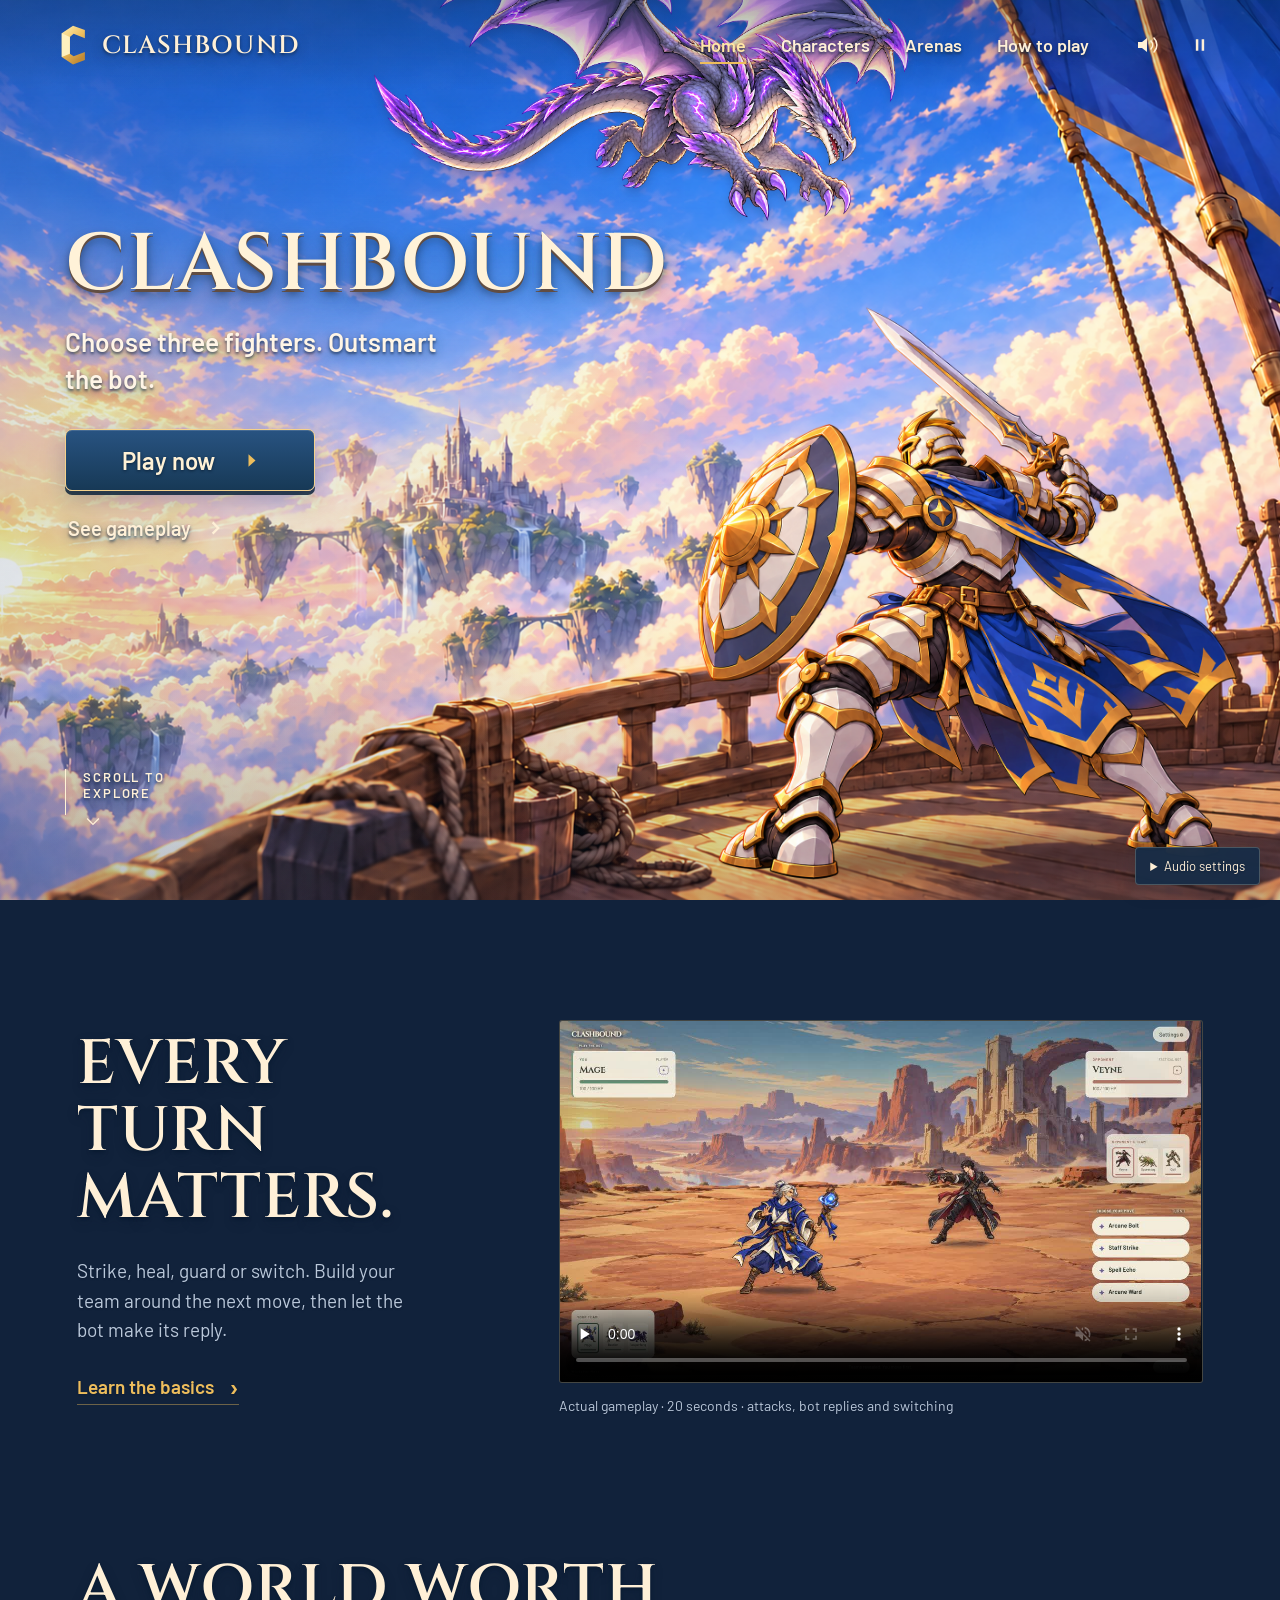
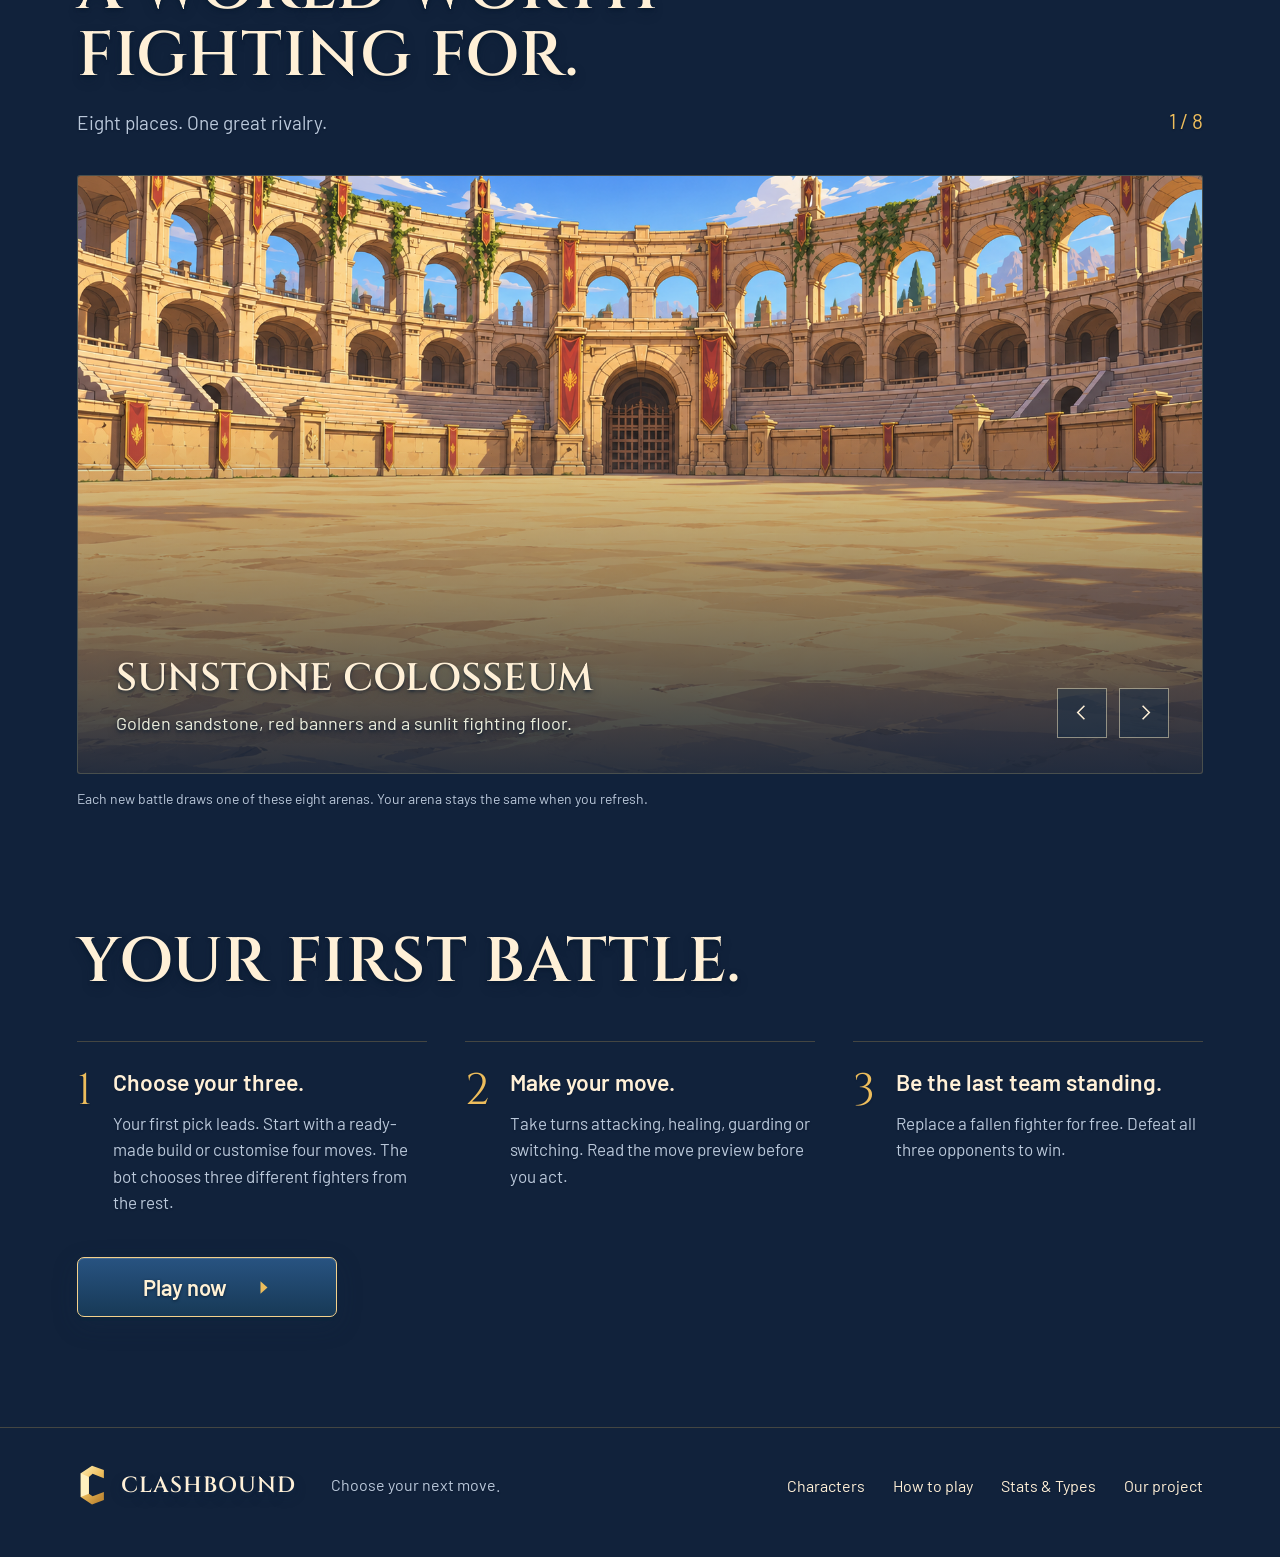
<file: frontend/index.html>
<!doctype html>
<html lang="en">
<head>
  <meta charset="utf-8">
  <meta name="viewport" content="width=device-width, initial-scale=1">
  <meta name="theme-color" content="#18365a">
  <meta name="description" content="Choose three fighters. Outsmart the bot. Clashbound is a turn-based fantasy battle game.">
  <title>Clashbound — Choose your next move</title>
  <link rel="preload" href="assets/homepage/fonts/Cinzel-Variable.ttf" as="font" type="font/ttf" crossorigin>
  <link rel="preload" href="assets/homepage/fonts/Barlow-Regular.ttf" as="font" type="font/ttf" crossorigin>
  <link rel="preload" href="assets/homepage/skyship/skyship.png" as="image">
  <link rel="stylesheet" href="homepage.css?v=presentation1">
  <script src="audio.js?v=presentation2" defer></script>
  <script src="homepage.js?v=presentation1" defer></script>
</head>
<body class="homepage">
  <a class="skip-link" href="#main">Skip to content</a>
  <header class="site-header">
    <a class="wordmark" href="index.html" aria-label="Clashbound home"><img class="brand-emblem" src="assets/homepage/clashbound-emblem.svg" width="34" height="48" alt=""><span class="brand-type">Clashbound</span></a>
    <nav class="desktop-nav" aria-label="Main navigation">
      <a href="#home" aria-current="page">Home</a>
      <a href="characters.html">Characters</a>
      <a href="#arenas">Arenas</a>
      <a href="#how-to-play">How to play</a>
    </nav>
    <div class="header-actions">
      <button class="sound-toggle icon-button" id="sound-toggle" type="button" aria-pressed="false" aria-label="Turn sound on" title="Toggle sound">
        <svg viewBox="0 0 24 24" aria-hidden="true"><path d="M3 9h4l5-4v14l-5-4H3z"/><path class="sound-waves" d="M16 8a6 6 0 0 1 0 8m3-11a10 10 0 0 1 0 14"/><path class="sound-slash" d="m16 9 6 6m0-6-6 6"/></svg><span class="visually-hidden">Sound off</span>
      </button>
      <button class="motion-toggle icon-button" id="motion-toggle" type="button" aria-pressed="false" aria-label="Pause scene animation" title="Pause animation"><svg viewBox="0 0 24 24" aria-hidden="true"><path class="pause-icon" d="M7 5h3v14H7zm7 0h3v14h-3z"/><path class="play-icon" d="m8 5 11 7-11 7z"/></svg></button>
      <button class="menu-toggle" id="menu-toggle" type="button" aria-label="Open navigation" aria-expanded="false" aria-controls="mobile-nav"><span></span><span></span></button>
    </div>
    <nav class="mobile-nav" id="mobile-nav" aria-label="Mobile navigation" hidden><a href="#home">Home</a><a href="characters.html">Characters</a><a href="#arenas">Arenas</a><a href="#how-to-play">How to play</a></nav>
  </header>
  <main id="main">
    <section class="hero" id="home" aria-labelledby="hero-title">
      <div class="hero-backdrop" aria-hidden="true"></div><div class="sky-drift scene-motion" aria-hidden="true"></div><div class="cloud-wisp cloud-one scene-motion" aria-hidden="true"></div><div class="cloud-wisp cloud-two scene-motion" aria-hidden="true"></div><div class="hero-shade" aria-hidden="true"></div>
      <div class="hero-dragon scene-motion"><img class="dragon-portrait" src="assets/homepage/skyship/vesperfang-sunlit-approach.png" width="1672" height="941" alt="Vesperfang flies toward Bastion, its lavender wings and scales catching the sunlight." fetchpriority="high"></div>
      <div class="hero-bastion" role="img" aria-label="Bastion stands on the skyship deck, shield ready and sword raised toward Vesperfang."><div class="bastion-ground"></div><div class="bastion-idle scene-motion"><img src="assets/homepage/skyship/bastion-ready.png" width="1225" height="1284" alt="" fetchpriority="high"><div class="blade-shine scene-motion"></div><i class="armour-glint glint-helmet scene-motion"></i><i class="armour-glint glint-shield scene-motion"></i><i class="armour-glint glint-hilt scene-motion"></i></div></div>
      <div class="hero-copy"><h1 id="hero-title">Clashbound</h1><p>Choose three fighters.<br class="mobile-break"> Outsmart the bot.</p><div class="hero-buttons"><a class="gold-button" href="battle.html" data-play><span>Play now</span><svg viewBox="0 0 20 24" aria-hidden="true"><path d="m5 3 10 9-10 9V3Z"/></svg></a><a class="gameplay-link" href="#gameplay">See gameplay <svg viewBox="0 0 16 16" aria-hidden="true"><path d="m5 3 5 5-5 5"/></svg></a></div></div>
      <a class="discover" href="#gameplay"><span class="discover-line"></span><span>Scroll to explore</span><svg viewBox="0 0 24 24" aria-hidden="true"><path d="m5 9 7 7 7-7"/></svg></a>
    </section>
    <section class="gameplay-section section-wrap" id="gameplay" aria-labelledby="gameplay-title">
      <div class="gameplay-copy"><h2 id="gameplay-title">Every turn<br>matters.</h2><p>Strike, heal, guard or switch. Build your team around the next move, then let the bot make its reply.</p><a class="text-link" href="#how-to-play">Learn the basics <span aria-hidden="true">›</span></a></div>
      <div class="gameplay-preview">
        <video class="gameplay-video" id="gameplay-video" controls playsinline muted preload="none" poster="assets/homepage/video/gameplay-poster.jpg?v=layout1" aria-label="Actual Clashbound gameplay recording" aria-describedby="gameplay-description">
          <source src="assets/homepage/video/clashbound-gameplay.mp4?v=layout1" type="video/mp4">
          Your browser cannot play this video. <a href="assets/homepage/video/clashbound-gameplay.mp4?v=layout1">Download the gameplay recording</a>.
        </video>
        <p class="demo-meta" id="gameplay-description">Actual gameplay · 20 seconds · attacks, bot replies and switching</p>
      </div>
    </section>
    <section class="arenas-section section-wrap" id="arenas" aria-labelledby="arenas-title"><div class="section-heading"><div><h2 id="arenas-title">A world worth<br>fighting for.</h2><p>Eight places. One great rivalry.</p></div><span class="arena-count" id="arena-count" aria-live="polite">1 / 8</span></div><div class="arena-view"><img id="arena-image" src="assets/homepage/arenas/01-colosseum.png" alt="Sunstone Colosseum, a sandstone arena with an open sandy floor" loading="lazy"><div class="arena-description"><h3 id="arena-name">Sunstone Colosseum</h3><p id="arena-description">Golden sandstone, red banners and a sunlit fighting floor.</p></div><div class="arena-controls"><button id="arena-prev" type="button" aria-label="Previous arena"><svg viewBox="0 0 24 24" aria-hidden="true"><path d="m14 5-7 7 7 7"/></svg></button><button id="arena-next" type="button" aria-label="Next arena"><svg viewBox="0 0 24 24" aria-hidden="true"><path d="m10 5 7 7-7 7"/></svg></button></div></div><p class="gallery-note">Each new battle draws one of these eight arenas. Your arena stays the same when you refresh.</p></section>
    <section class="how-section section-wrap" id="how-to-play" aria-labelledby="how-title"><h2 id="how-title">Your first battle.</h2><ol class="how-steps"><li><span class="step-number" aria-hidden="true">1</span><div><h3>Choose your three.</h3><p>Your first pick leads. Start with a ready-made build or customise four moves. The bot chooses three different fighters from the rest.</p></div></li><li><span class="step-number" aria-hidden="true">2</span><div><h3>Make your move.</h3><p>Take turns attacking, healing, guarding or switching. Read the move preview before you act.</p></div></li><li><span class="step-number" aria-hidden="true">3</span><div><h3>Be the last team standing.</h3><p>Replace a fallen fighter for free. Defeat all three opponents to win.</p></div></li></ol><a class="gold-button" href="battle.html" data-play><span>Play now</span><svg viewBox="0 0 20 24" aria-hidden="true"><path d="m5 3 10 9-10 9V3Z"/></svg></a></section>
  </main>
  <footer class="site-footer section-wrap"><a class="wordmark" href="#home"><img class="brand-emblem" src="assets/homepage/clashbound-emblem.svg" width="28" height="40" alt=""><span class="brand-type">Clashbound</span></a><p>Choose your next move.</p><div><a href="characters.html">Characters</a><a href="#how-to-play">How to play</a><a href="guide.html">Stats &amp; Types</a><a href="https://github.com/Zain-ux-lab/Clashbound" target="_blank" rel="noopener noreferrer">Our project</a></div></footer>
  <details class="audio-panel"><summary>Audio settings</summary><div><label for="music-volume">Music <output id="music-value">25%</output></label><input id="music-volume" type="range" min="0" max="100" value="25"><label for="effects-volume">Click sounds <output id="effects-value">40%</output></label><input id="effects-volume" type="range" min="0" max="100" value="40"><p id="audio-status" role="status">Music is enabled. If playback is blocked, click or tap to start.</p></div><p class="music-credit"><a href="https://incompetech.com/music/royalty-free/index.html?Search=Search&amp;isrc=USUAN1100848" target="_blank" rel="noopener noreferrer">Heroic Age</a> by Kevin MacLeod · <a href="https://creativecommons.org/licenses/by/4.0/" target="_blank" rel="noopener noreferrer">CC BY 4.0</a></p></details>
  <audio id="theme-music" src="assets/homepage/audio/heroic-age.mp3" loop preload="none"></audio>
</body>
</html>
</file>
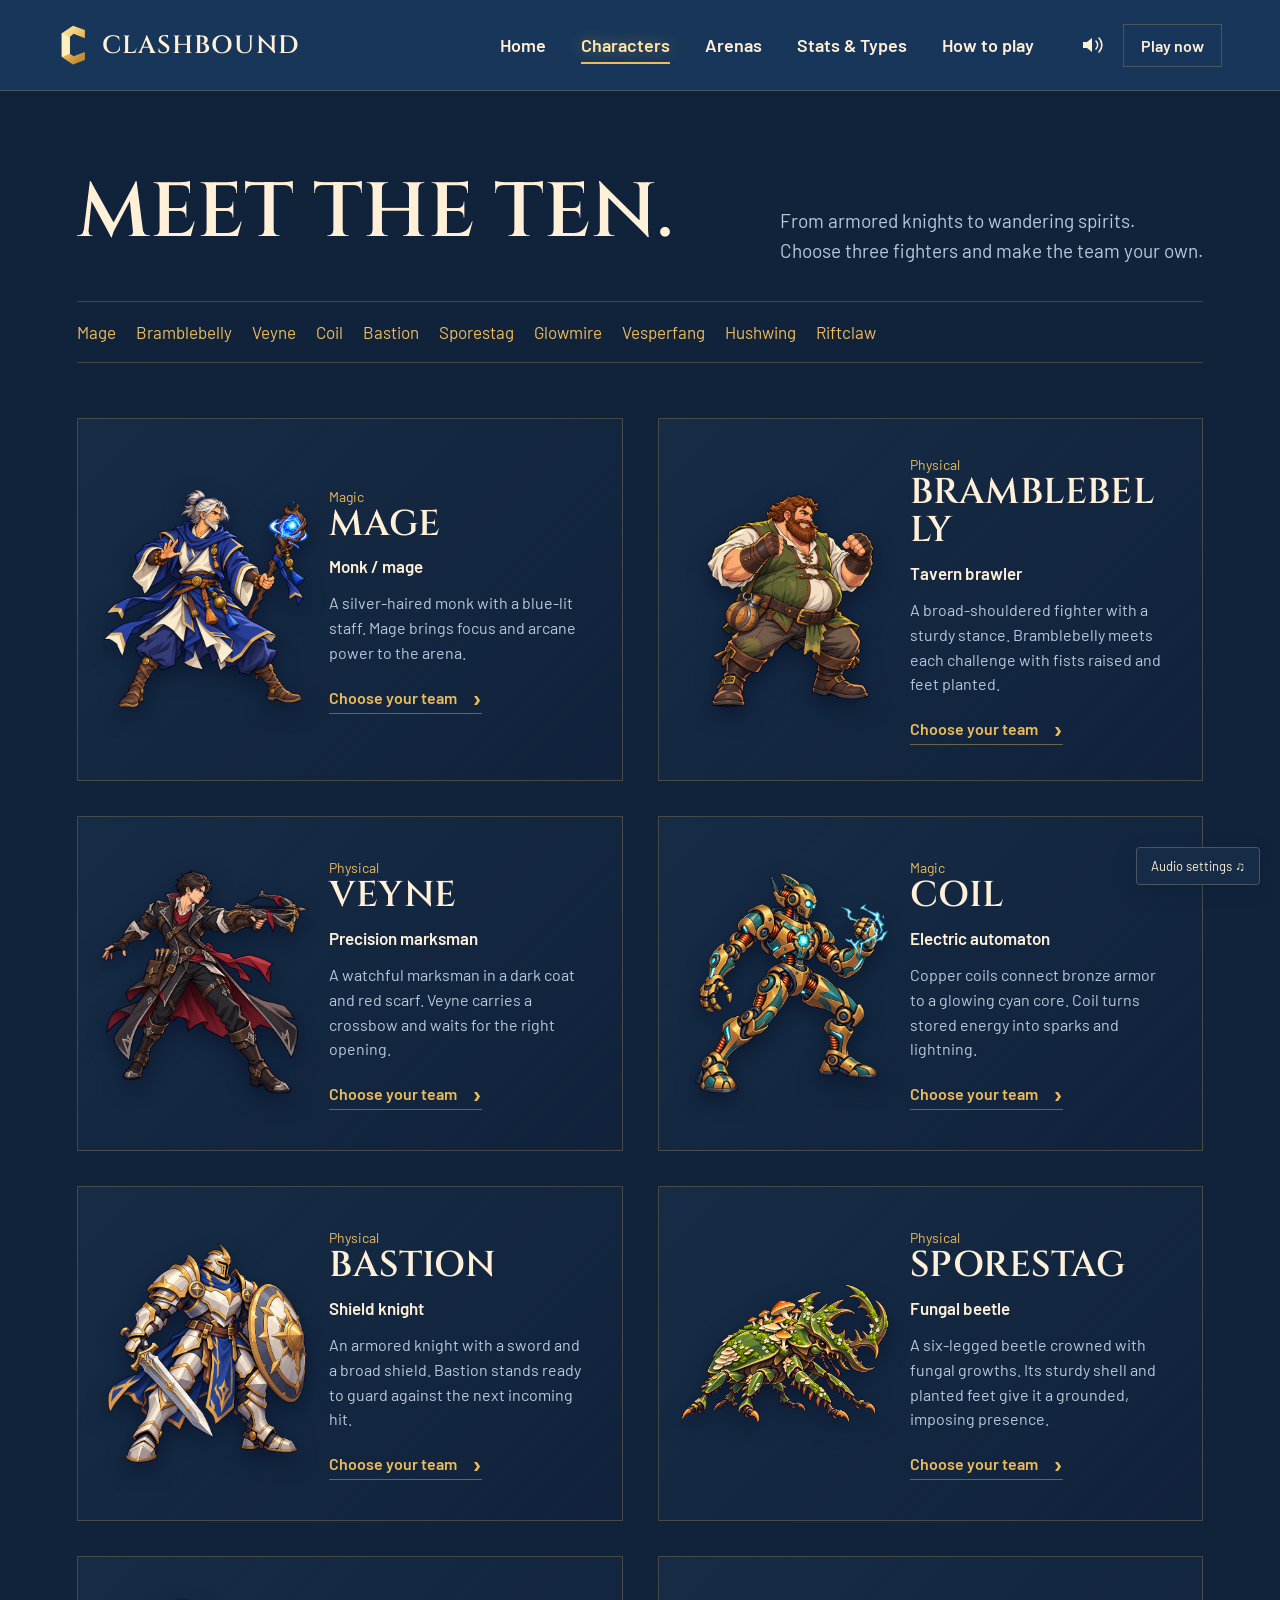
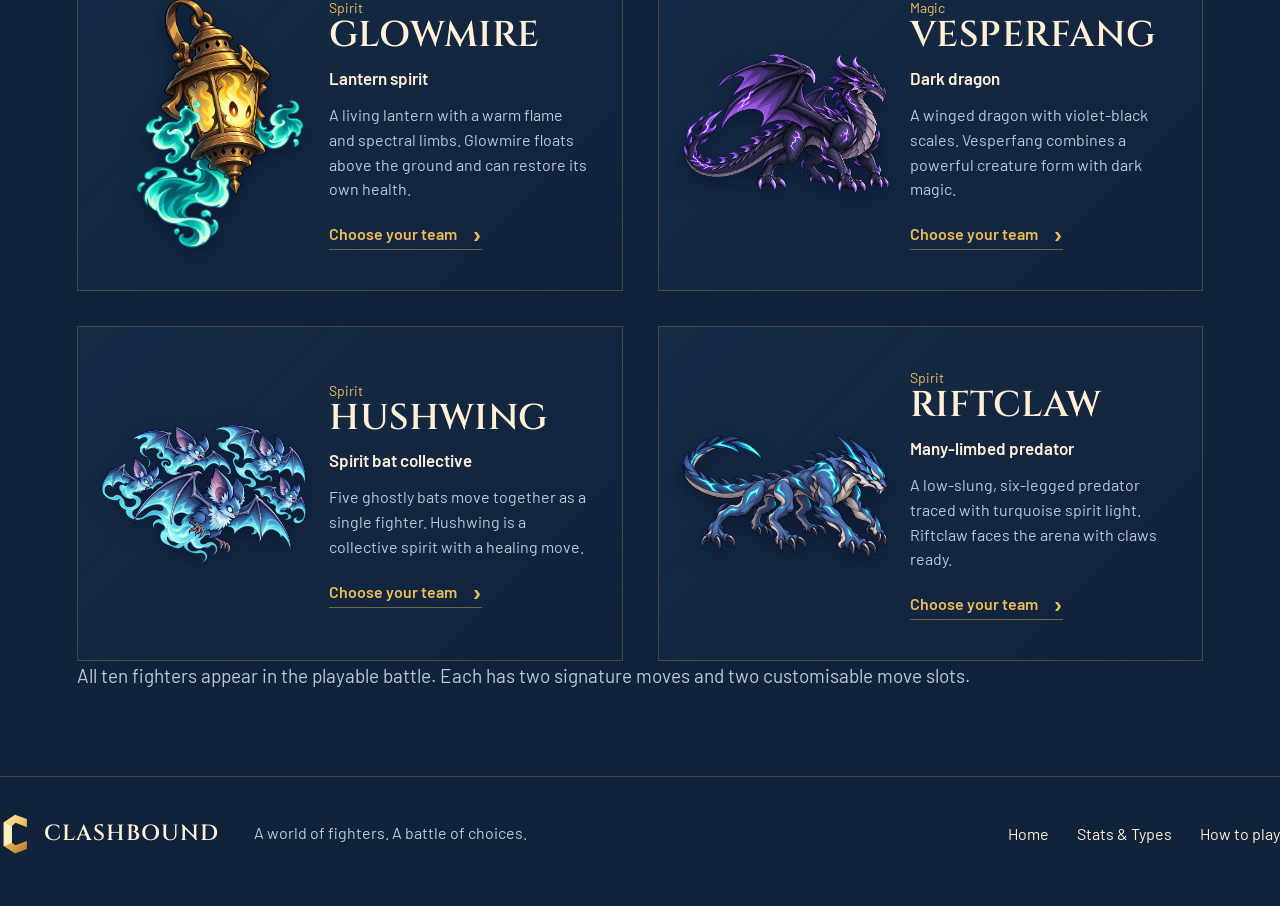
<file: frontend/characters.html>
<!doctype html>
<html lang="en">
  <head>
    <meta charset="utf-8">
    <meta name="viewport" content="width=device-width, initial-scale=1">
    <meta name="theme-color" content="#18365a">
    <title>
      Clashbound · Meet the fighters
    </title>
    <link rel="preload" href="assets/homepage/fonts/Barlow-Regular.ttf" as="font" type="font/ttf" crossorigin>
    <link rel="preload" href="assets/homepage/fonts/Cinzel-Variable.ttf" as="font" type="font/ttf" crossorigin>
    <link rel="stylesheet" href="homepage.css?v=presentation1">
    <script src="audio.js?v=presentation2" defer>
    </script>
    <script src="homepage.js?v=presentation1" defer>
    </script>
  </head>
  <body class="characters-page">
    <a class="skip-link" href="#main">
      Skip to content
    </a>
    <header class="site-header">
      <a class="wordmark" href="index.html"><img class="brand-emblem" src="assets/homepage/clashbound-emblem.svg" width="38" height="42" alt=""><span class="brand-type">Clashbound</span></a>
      <nav class="desktop-nav" aria-label="Main navigation">
        <a href="index.html">
          Home
        </a>
        <a href="characters.html" aria-current="page">
          Characters
        </a>
        <a href="index.html#arenas">
          Arenas
        </a>
        <a href="guide.html">Stats &amp; Types</a><a href="index.html#how-to-play">
          How to play
        </a>
      </nav>
      <div class="header-actions">
        <button class="sound-toggle" id="sound-toggle" type="button" aria-pressed="false">
          <svg viewBox="0 0 24 24" aria-hidden="true">
            <path d="M3 9h4l5-4v14l-5-4H3z"/>
            <path class="sound-waves" d="M16 8a6 6 0 0 1 0 8m3-11a10 10 0 0 1 0 14"/>
            <path class="sound-slash" d="m16 9 6 6m0-6-6 6"/>
          </svg>
          <span>
            Sound off
          </span>
        </button>
        <a class="button button-small button-outline" href="battle.html" data-play>
          Play now
        </a>
        <button class="menu-toggle" id="menu-toggle" type="button" aria-label="Open navigation" aria-expanded="false" aria-controls="mobile-nav">
          <span>
          </span>
          <span>
          </span>
        </button>
      </div>
      <nav class="mobile-nav" id="mobile-nav" aria-label="Mobile navigation" hidden>
        <a href="index.html">
          Home
        </a>
        <a href="characters.html">
          Characters
        </a>
        <a href="index.html#arenas">
          Arenas
        </a>
        <a href="guide.html">Stats &amp; Types</a><a href="index.html#how-to-play">
          How to play
        </a>
      </nav>
    </header>
    <main id="main" class="section-wrap character-catalog">
      <div class="catalog-title">
        <h1>
          Meet the ten.
        </h1>
        <p>
          From armored knights to wandering spirits.
          <br>
          Choose three fighters and make the team your own.
        </p>
      </div>
      <nav class="character-index" aria-label="Jump to a character">
        <a href="#mage">
          Mage
        </a>
        <a href="#bramblebelly">
          Bramblebelly
        </a>
        <a href="#veyne">
          Veyne
        </a>
        <a href="#coil">
          Coil
        </a>
        <a href="#bastion">
          Bastion
        </a>
        <a href="#sporestag">
          Sporestag
        </a>
        <a href="#glowmire">
          Glowmire
        </a>
        <a href="#vesperfang">
          Vesperfang
        </a>
        <a href="#hushwing">
          Hushwing
        </a>
        <a href="#riftclaw">
          Riftclaw
        </a>
      </nav>
      <div class="catalog-grid">
        <article class="catalog-character" id="mage" aria-labelledby="name-mage">
          <div class="catalog-art">
            <img src="assets/homepage/characters/mage.png" alt="Mage — Monk / mage" loading="lazy">
          </div>
          <div class="catalog-copy">
            <span class="character-category">
              Magic
            </span>
            <h2 id="name-mage">
              Mage
            </h2>
            <p class="character-archetype">
              Monk / mage
            </p>
            <p>
              A silver-haired monk with a blue-lit staff. Mage brings focus and arcane power to the arena.
            </p>
            <a class="text-link" href="battle.html" data-play>
              Choose your team
              <span aria-hidden="true">
                ›
              </span>
            </a>
          </div>
        </article>
        <article class="catalog-character" id="bramblebelly" aria-labelledby="name-bramblebelly">
          <div class="catalog-art">
            <img src="assets/homepage/characters/bramblebelly.png" alt="Bramblebelly — Tavern brawler" loading="lazy">
          </div>
          <div class="catalog-copy">
            <span class="character-category">
              Physical
            </span>
            <h2 id="name-bramblebelly">
              Bramblebelly
            </h2>
            <p class="character-archetype">
              Tavern brawler
            </p>
            <p>
              A broad-shouldered fighter with a sturdy stance. Bramblebelly meets each challenge with fists raised and feet planted.
            </p>
            <a class="text-link" href="battle.html" data-play>
              Choose your team
              <span aria-hidden="true">
                ›
              </span>
            </a>
          </div>
        </article>
        <article class="catalog-character" id="veyne" aria-labelledby="name-veyne">
          <div class="catalog-art">
            <img src="assets/homepage/characters/veyne.png" alt="Veyne — Precision marksman" loading="lazy">
          </div>
          <div class="catalog-copy">
            <span class="character-category">
              Physical
            </span>
            <h2 id="name-veyne">
              Veyne
            </h2>
            <p class="character-archetype">
              Precision marksman
            </p>
            <p>
              A watchful marksman in a dark coat and red scarf. Veyne carries a crossbow and waits for the right opening.
            </p>
            <a class="text-link" href="battle.html" data-play>
              Choose your team
              <span aria-hidden="true">
                ›
              </span>
            </a>
          </div>
        </article>
        <article class="catalog-character" id="coil" aria-labelledby="name-coil">
          <div class="catalog-art">
            <img src="assets/homepage/characters/coil.png" alt="Coil — Electric automaton" loading="lazy">
          </div>
          <div class="catalog-copy">
            <span class="character-category">
              Magic
            </span>
            <h2 id="name-coil">
              Coil
            </h2>
            <p class="character-archetype">
              Electric automaton
            </p>
            <p>
              Copper coils connect bronze armor to a glowing cyan core. Coil turns stored energy into sparks and lightning.
            </p>
            <a class="text-link" href="battle.html" data-play>
              Choose your team
              <span aria-hidden="true">
                ›
              </span>
            </a>
          </div>
        </article>
        <article class="catalog-character" id="bastion" aria-labelledby="name-bastion">
          <div class="catalog-art">
            <img src="assets/homepage/characters/bastion.png" alt="Bastion — Shield knight" loading="lazy">
          </div>
          <div class="catalog-copy">
            <span class="character-category">
              Physical
            </span>
            <h2 id="name-bastion">
              Bastion
            </h2>
            <p class="character-archetype">
              Shield knight
            </p>
            <p>
              An armored knight with a sword and a broad shield. Bastion stands ready to guard against the next incoming hit.
            </p>
            <a class="text-link" href="battle.html" data-play>
              Choose your team
              <span aria-hidden="true">
                ›
              </span>
            </a>
          </div>
        </article>
        <article class="catalog-character" id="sporestag" aria-labelledby="name-sporestag">
          <div class="catalog-art">
            <img src="assets/homepage/characters/sporestag.png" alt="Sporestag — Fungal beetle" loading="lazy">
          </div>
          <div class="catalog-copy">
            <span class="character-category">
              Physical
            </span>
            <h2 id="name-sporestag">
              Sporestag
            </h2>
            <p class="character-archetype">
              Fungal beetle
            </p>
            <p>
              A six-legged beetle crowned with fungal growths. Its sturdy shell and planted feet give it a grounded, imposing presence.
            </p>
            <a class="text-link" href="battle.html" data-play>
              Choose your team
              <span aria-hidden="true">
                ›
              </span>
            </a>
          </div>
        </article>
        <article class="catalog-character" id="glowmire" aria-labelledby="name-glowmire">
          <div class="catalog-art">
            <img src="assets/homepage/characters/glowmire.png" alt="Glowmire — Lantern spirit" loading="lazy">
          </div>
          <div class="catalog-copy">
            <span class="character-category">
              Spirit
            </span>
            <h2 id="name-glowmire">
              Glowmire
            </h2>
            <p class="character-archetype">
              Lantern spirit
            </p>
            <p>
              A living lantern with a warm flame and spectral limbs. Glowmire floats above the ground and can restore its own health.
            </p>
            <a class="text-link" href="battle.html" data-play>
              Choose your team
              <span aria-hidden="true">
                ›
              </span>
            </a>
          </div>
        </article>
        <article class="catalog-character" id="vesperfang" aria-labelledby="name-vesperfang">
          <div class="catalog-art">
            <img src="assets/homepage/characters/vesperfang.png" alt="Vesperfang — Dark dragon" loading="lazy">
          </div>
          <div class="catalog-copy">
            <span class="character-category">
              Magic
            </span>
            <h2 id="name-vesperfang">
              Vesperfang
            </h2>
            <p class="character-archetype">
              Dark dragon
            </p>
            <p>
              A winged dragon with violet-black scales. Vesperfang combines a powerful creature form with dark magic.
            </p>
            <a class="text-link" href="battle.html" data-play>
              Choose your team
              <span aria-hidden="true">
                ›
              </span>
            </a>
          </div>
        </article>
        <article class="catalog-character" id="hushwing" aria-labelledby="name-hushwing">
          <div class="catalog-art">
            <img src="assets/homepage/characters/hushwing.png" alt="Hushwing — Spirit bat collective" loading="lazy">
          </div>
          <div class="catalog-copy">
            <span class="character-category">
              Spirit
            </span>
            <h2 id="name-hushwing">
              Hushwing
            </h2>
            <p class="character-archetype">
              Spirit bat collective
            </p>
            <p>
              Five ghostly bats move together as a single fighter. Hushwing is a collective spirit with a healing move.
            </p>
            <a class="text-link" href="battle.html" data-play>
              Choose your team
              <span aria-hidden="true">
                ›
              </span>
            </a>
          </div>
        </article>
        <article class="catalog-character" id="riftclaw" aria-labelledby="name-riftclaw">
          <div class="catalog-art">
            <img src="assets/homepage/characters/riftclaw.png" alt="Riftclaw — Many-limbed predator" loading="lazy">
          </div>
          <div class="catalog-copy">
            <span class="character-category">
              Spirit
            </span>
            <h2 id="name-riftclaw">
              Riftclaw
            </h2>
            <p class="character-archetype">
              Many-limbed predator
            </p>
            <p>
              A low-slung, six-legged predator traced with turquoise spirit light. Riftclaw faces the arena with claws ready.
            </p>
            <a class="text-link" href="battle.html" data-play>
              Choose your team
              <span aria-hidden="true">
                ›
              </span>
            </a>
          </div>
        </article>
      </div>
      <p class="catalog-note">
        All ten fighters appear in the playable battle. Each has two signature moves and two customisable move slots.
      </p>
    </main>
    <footer class="site-footer">
      <a class="wordmark" href="index.html"><img class="brand-emblem" src="assets/homepage/clashbound-emblem.svg" width="38" height="42" alt=""><span class="brand-type">Clashbound</span></a>
      <p>
        A world of fighters. A battle of choices.
      </p>
      <div>
        <a href="index.html">
          Home
        </a>
        <a href="guide.html">Stats &amp; Types</a><a href="index.html#how-to-play">
          How to play
        </a>
      </div>
    </footer>
    <aside class="audio-panel" aria-label="Sound preferences">
      <details>
        <summary>
          Audio settings
          <span aria-hidden="true">
            ♫
          </span>
        </summary>
        <div class="audio-settings">
          <label for="music-volume">
            Music
            <output id="music-value">
              25%
            </output>
          </label>
          <input id="music-volume" type="range" min="0" max="100" value="25">
          <label for="effects-volume">
            Effects
            <output id="effects-value">
              40%
            </output>
          </label>
          <input id="effects-volume" type="range" min="0" max="100" value="40">
          <p id="audio-status" role="status">
            Enable sound in the navigation.
          </p>
        </div>
      <p class="music-credit"><a href="https://incompetech.com/music/royalty-free/index.html?Search=Search&amp;isrc=USUAN1100848" target="_blank" rel="noopener noreferrer">Heroic Age</a> by Kevin MacLeod · <a href="https://creativecommons.org/licenses/by/4.0/" target="_blank" rel="noopener noreferrer">CC BY 4.0</a></p></details>
    </aside>
    <audio id="theme-music" src="assets/homepage/audio/heroic-age.mp3" loop preload="none">
    </audio>
  </body>
</html>
</file>
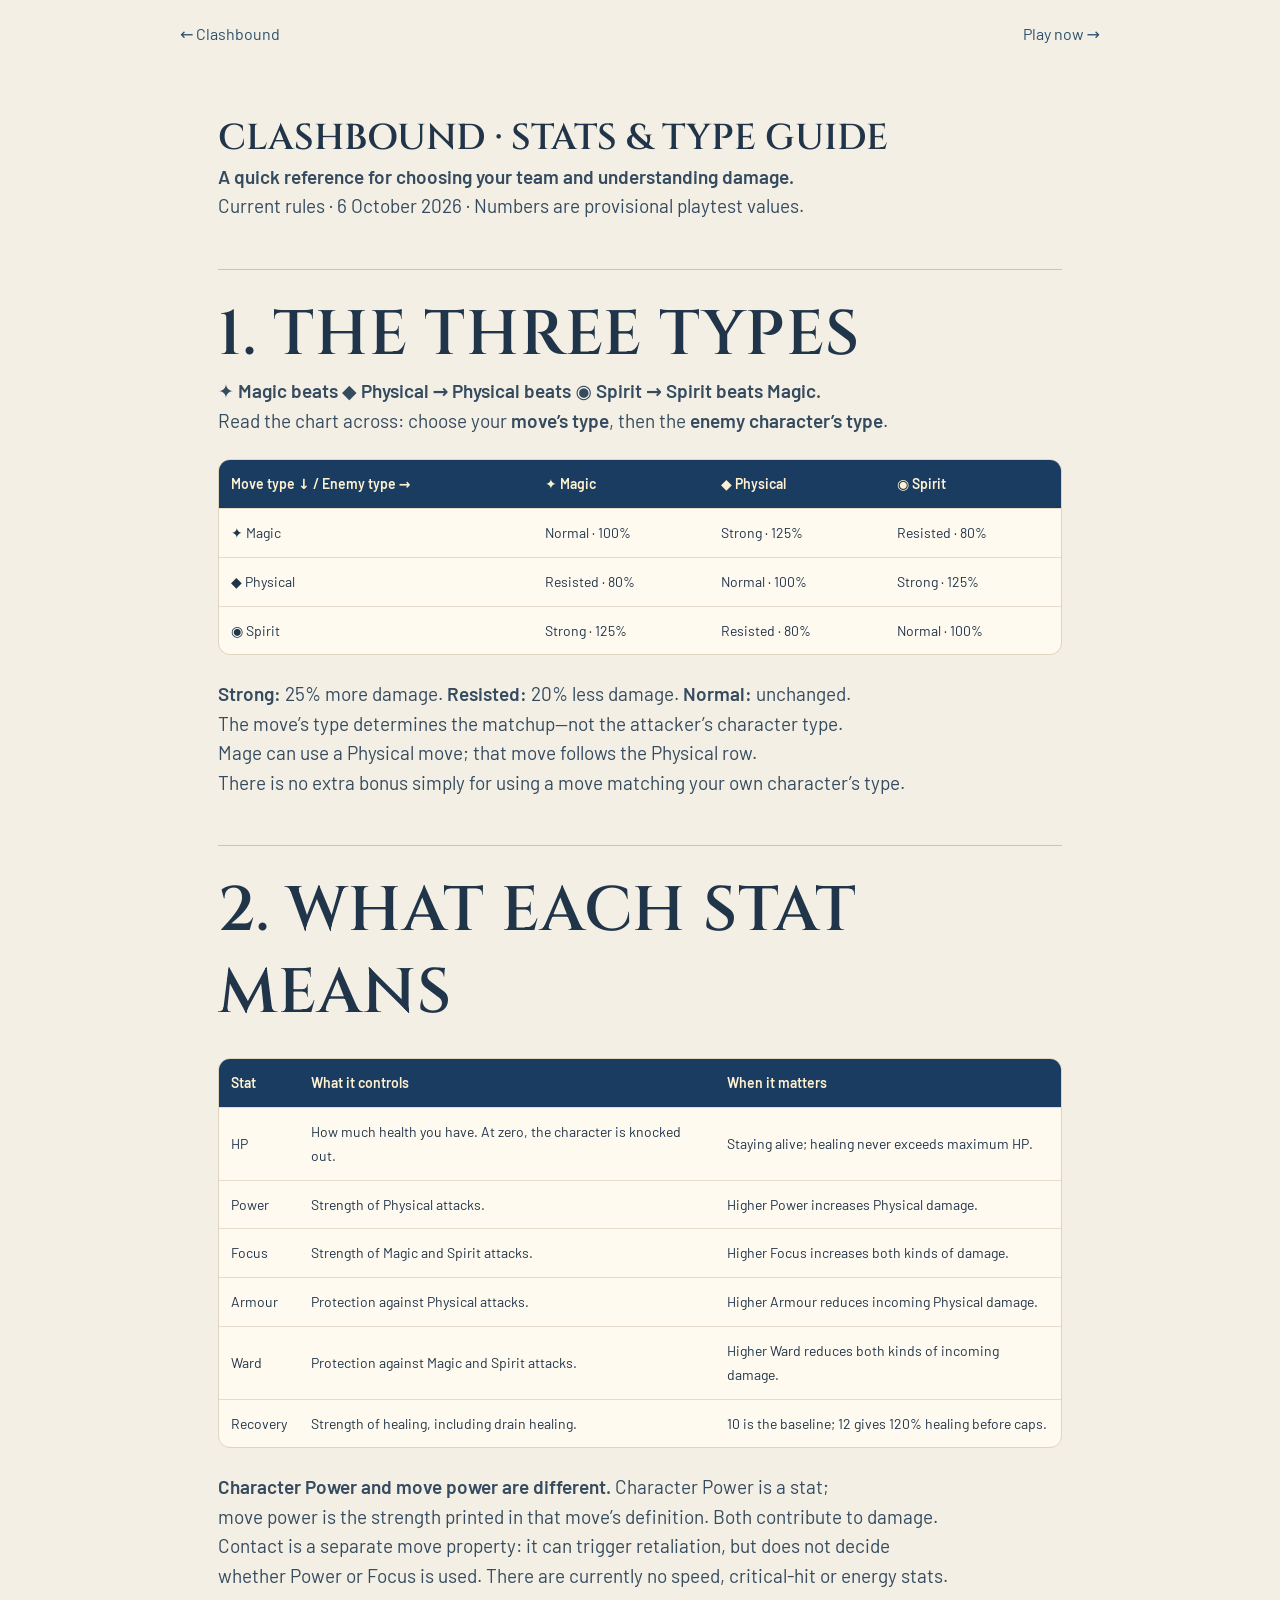
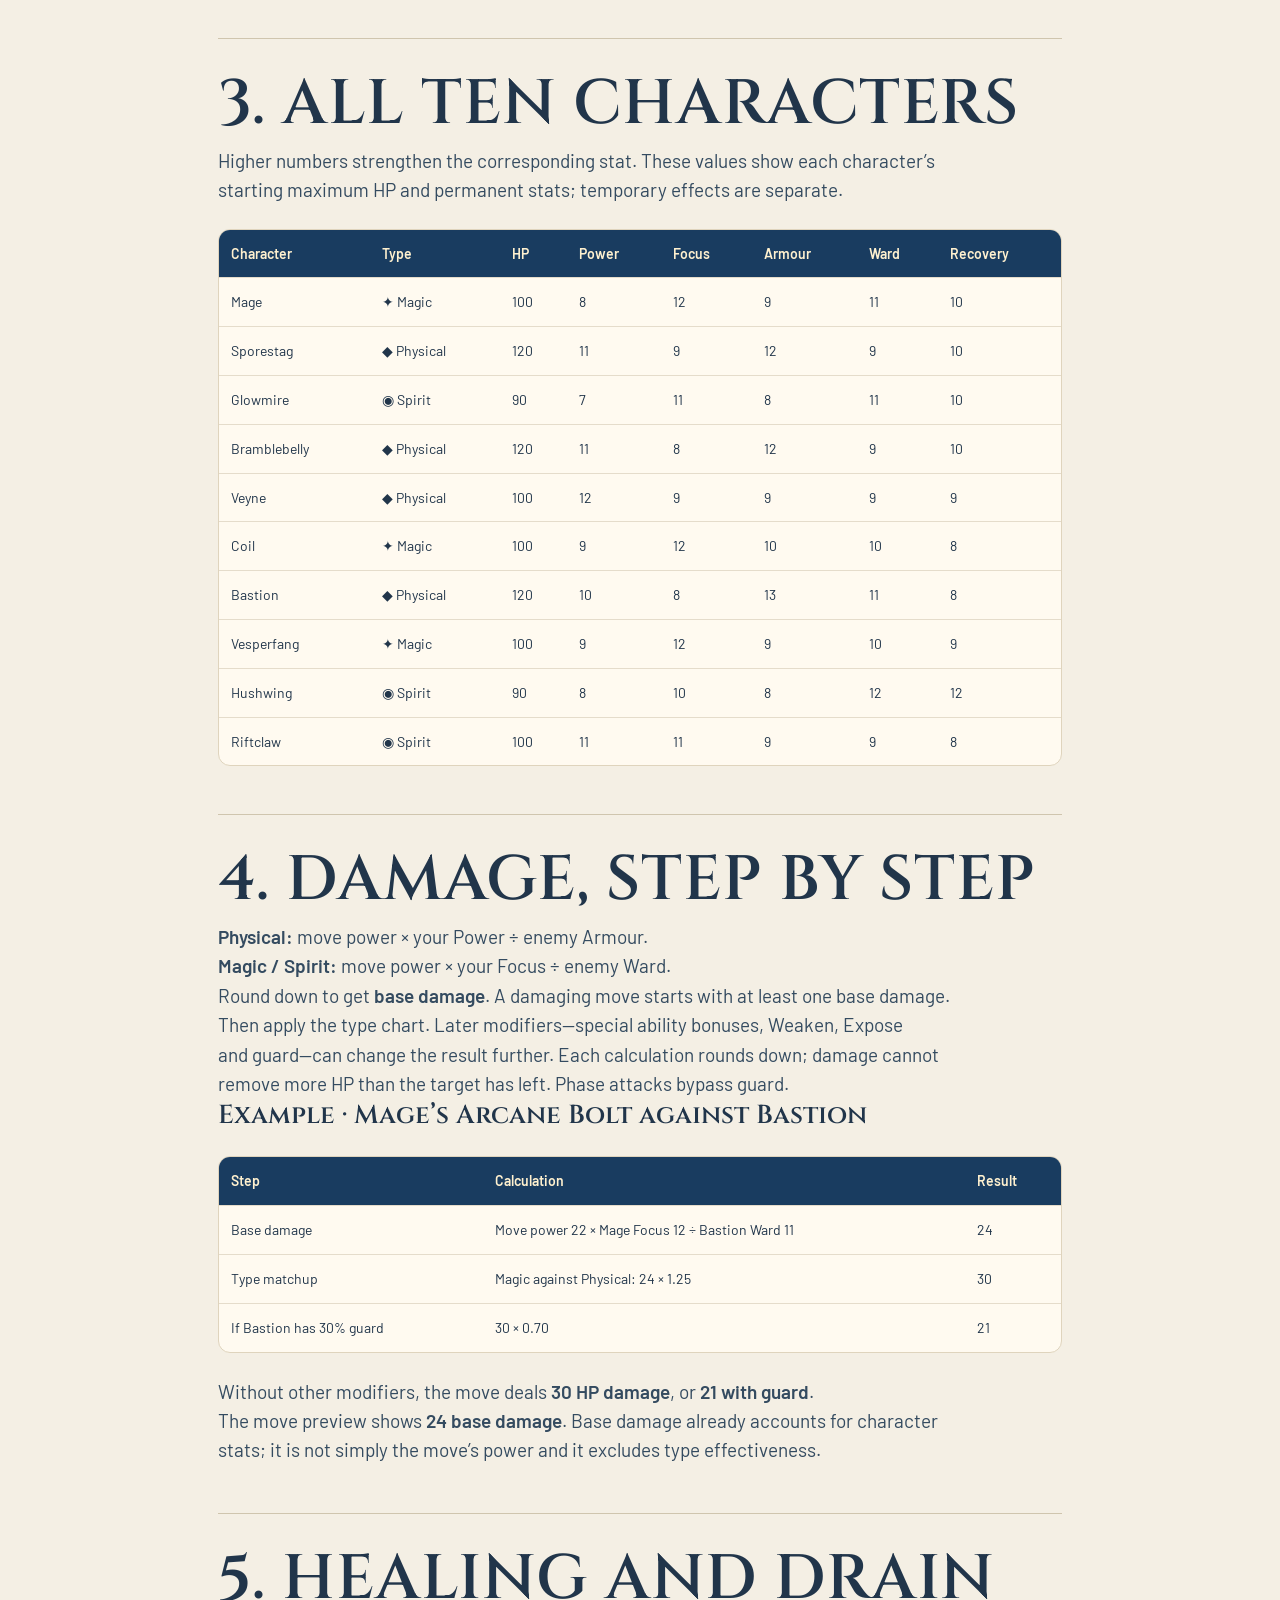
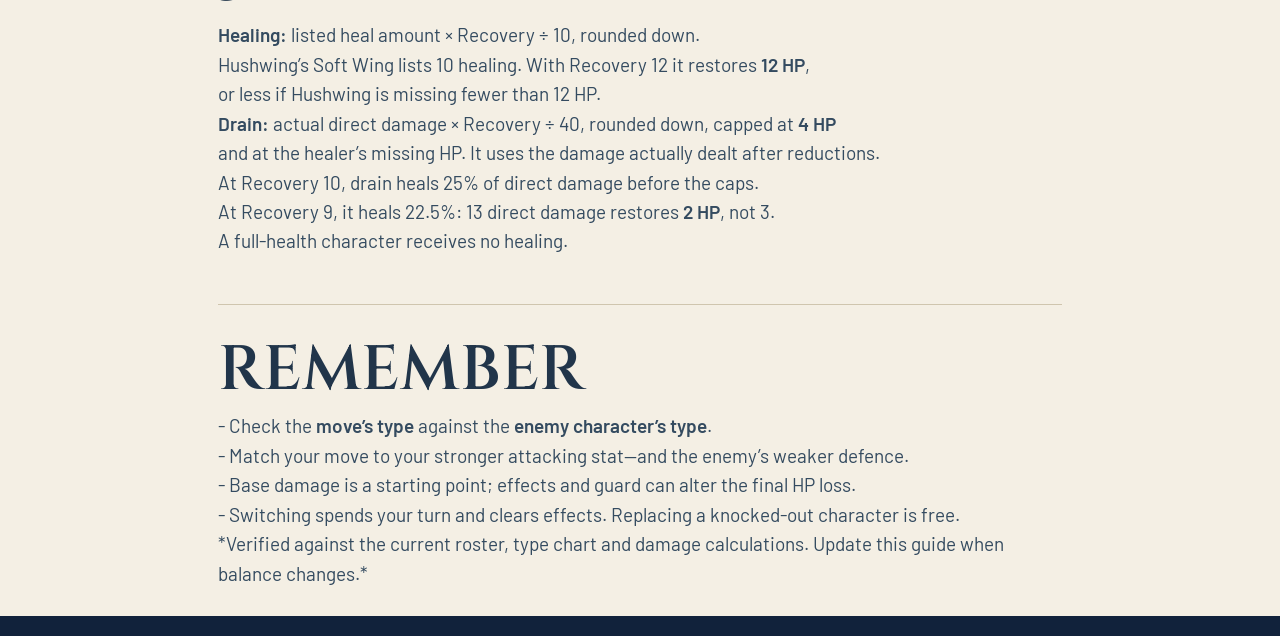
<file: frontend/guide.html>
<!doctype html><html lang="en"><meta charset="utf-8"><meta name="viewport" content="width=device-width,initial-scale=1"><title>Clashbound · Stats & Types</title><link rel="stylesheet" href="homepage.css?v=2"><link rel="stylesheet" href="polish.css?v=5"><body class="guide-page"><script>if(new URLSearchParams(location.search).has("embedded"))document.body.classList.add("embedded-guide");</script><nav><a href="index.html">← Clashbound</a><a href="battle.html">Play now →</a></nav><main><h1>Clashbound · Stats &amp; Type Guide</h1><p><strong>A quick reference for choosing your team and understanding damage.</strong>  </p><p>Current rules · 6 October 2026 · Numbers are provisional playtest values.</p><h2>1. The three types</h2><p><strong>✦ Magic beats ◆ Physical → Physical beats ◉ Spirit → Spirit beats Magic.</strong></p><p>Read the chart across: choose your <strong>move’s type</strong>, then the <strong>enemy character’s type</strong>.</p><div class="table-wrap"><table><tr><th>Move type ↓ / Enemy type →</th><th>✦ Magic</th><th>◆ Physical</th><th>◉ Spirit</th></tr><tr><td>✦ Magic</td><td>Normal · 100%</td><td>Strong · 125%</td><td>Resisted · 80%</td></tr><tr><td>◆ Physical</td><td>Resisted · 80%</td><td>Normal · 100%</td><td>Strong · 125%</td></tr><tr><td>◉ Spirit</td><td>Strong · 125%</td><td>Resisted · 80%</td><td>Normal · 100%</td></tr></table></div><p><strong>Strong:</strong> 25% more damage. <strong>Resisted:</strong> 20% less damage. <strong>Normal:</strong> unchanged.</p><p>The move’s type determines the matchup—not the attacker’s character type.</p><p>Mage can use a Physical move; that move follows the Physical row.</p><p>There is no extra bonus simply for using a move matching your own character’s type.</p><h2>2. What each stat means</h2><div class="table-wrap"><table><tr><th>Stat</th><th>What it controls</th><th>When it matters</th></tr><tr><td>HP</td><td>How much health you have. At zero, the character is knocked out.</td><td>Staying alive; healing never exceeds maximum HP.</td></tr><tr><td>Power</td><td>Strength of Physical attacks.</td><td>Higher Power increases Physical damage.</td></tr><tr><td>Focus</td><td>Strength of Magic and Spirit attacks.</td><td>Higher Focus increases both kinds of damage.</td></tr><tr><td>Armour</td><td>Protection against Physical attacks.</td><td>Higher Armour reduces incoming Physical damage.</td></tr><tr><td>Ward</td><td>Protection against Magic and Spirit attacks.</td><td>Higher Ward reduces both kinds of incoming damage.</td></tr><tr><td>Recovery</td><td>Strength of healing, including drain healing.</td><td>10 is the baseline; 12 gives 120% healing before caps.</td></tr></table></div><p><strong>Character Power and move power are different.</strong> Character Power is a stat;</p><p>move power is the strength printed in that move’s definition. Both contribute to damage.</p><p>Contact is a separate move property: it can trigger retaliation, but does not decide</p><p>whether Power or Focus is used. There are currently no speed, critical-hit or energy stats.</p><h2>3. All ten characters</h2><p>Higher numbers strengthen the corresponding stat. These values show each character’s</p><p>starting maximum HP and permanent stats; temporary effects are separate.</p><div class="table-wrap"><table><tr><th>Character</th><th>Type</th><th>HP</th><th>Power</th><th>Focus</th><th>Armour</th><th>Ward</th><th>Recovery</th></tr><tr><td>Mage</td><td>✦ Magic</td><td>100</td><td>8</td><td>12</td><td>9</td><td>11</td><td>10</td></tr><tr><td>Sporestag</td><td>◆ Physical</td><td>120</td><td>11</td><td>9</td><td>12</td><td>9</td><td>10</td></tr><tr><td>Glowmire</td><td>◉ Spirit</td><td>90</td><td>7</td><td>11</td><td>8</td><td>11</td><td>10</td></tr><tr><td>Bramblebelly</td><td>◆ Physical</td><td>120</td><td>11</td><td>8</td><td>12</td><td>9</td><td>10</td></tr><tr><td>Veyne</td><td>◆ Physical</td><td>100</td><td>12</td><td>9</td><td>9</td><td>9</td><td>9</td></tr><tr><td>Coil</td><td>✦ Magic</td><td>100</td><td>9</td><td>12</td><td>10</td><td>10</td><td>8</td></tr><tr><td>Bastion</td><td>◆ Physical</td><td>120</td><td>10</td><td>8</td><td>13</td><td>11</td><td>8</td></tr><tr><td>Vesperfang</td><td>✦ Magic</td><td>100</td><td>9</td><td>12</td><td>9</td><td>10</td><td>9</td></tr><tr><td>Hushwing</td><td>◉ Spirit</td><td>90</td><td>8</td><td>10</td><td>8</td><td>12</td><td>12</td></tr><tr><td>Riftclaw</td><td>◉ Spirit</td><td>100</td><td>11</td><td>11</td><td>9</td><td>9</td><td>8</td></tr></table></div><h2>4. Damage, step by step</h2><p><strong>Physical:</strong> move power × your Power ÷ enemy Armour.  </p><p><strong>Magic / Spirit:</strong> move power × your Focus ÷ enemy Ward.</p><p>Round down to get <strong>base damage</strong>. A damaging move starts with at least one base damage.</p><p>Then apply the type chart. Later modifiers—special ability bonuses, Weaken, Expose</p><p>and guard—can change the result further. Each calculation rounds down; damage cannot</p><p>remove more HP than the target has left. Phase attacks bypass guard.</p><h3>Example · Mage’s Arcane Bolt against Bastion</h3><div class="table-wrap"><table><tr><th>Step</th><th>Calculation</th><th>Result</th></tr><tr><td>Base damage</td><td>Move power 22 × Mage Focus 12 ÷ Bastion Ward 11</td><td>24</td></tr><tr><td>Type matchup</td><td>Magic against Physical: 24 × 1.25</td><td>30</td></tr><tr><td>If Bastion has 30% guard</td><td>30 × 0.70</td><td>21</td></tr></table></div><p>Without other modifiers, the move deals <strong>30 HP damage</strong>, or <strong>21 with guard</strong>.</p><p>The move preview shows <strong>24 base damage</strong>. Base damage already accounts for character</p><p>stats; it is not simply the move’s power and it excludes type effectiveness.</p><h2>5. Healing and drain</h2><p><strong>Healing:</strong> listed heal amount × Recovery ÷ 10, rounded down.</p><p>Hushwing’s Soft Wing lists 10 healing. With Recovery 12 it restores <strong>12 HP</strong>,</p><p>or less if Hushwing is missing fewer than 12 HP.</p><p><strong>Drain:</strong> actual direct damage × Recovery ÷ 40, rounded down, capped at <strong>4 HP</strong></p><p>and at the healer’s missing HP. It uses the damage actually dealt after reductions.</p><p>At Recovery 10, drain heals 25% of direct damage before the caps.</p><p>At Recovery 9, it heals 22.5%: 13 direct damage restores <strong>2 HP</strong>, not 3.</p><p>A full-health character receives no healing.</p><h2>Remember</h2><p>- Check the <strong>move’s type</strong> against the <strong>enemy character’s type</strong>.</p><p>- Match your move to your stronger attacking stat—and the enemy’s weaker defence.</p><p>- Base damage is a starting point; effects and guard can alter the final HP loss.</p><p>- Switching spends your turn and clears effects. Replacing a knocked-out character is free.</p><p>*Verified against the current roster, type chart and damage calculations. Update this guide when balance changes.*</p></main></body></html>
</file>
<file: frontend/homepage.css>
@font-face{font-family:Cinzel;src:url('assets/homepage/fonts/Cinzel-Variable.ttf') format('truetype');font-style:normal;font-weight:400 900;font-display:swap}
@font-face{font-family:Barlow;src:url('assets/homepage/fonts/Barlow-Regular.ttf') format('truetype');font-style:normal;font-weight:400;font-display:swap}
@font-face{font-family:Barlow;src:url('assets/homepage/fonts/Barlow-SemiBold.ttf') format('truetype');font-style:normal;font-weight:600 800;font-display:swap}
:root{--ink:#11223b;--blue:#18365a;--cream:#fff0d7;--gold:#edbd5c;--muted:#bac8da;--line:rgba(237,189,92,.23);color-scheme:dark;font-family:Barlow,sans-serif;color:var(--cream);background:var(--ink)}
*{box-sizing:border-box}html{scroll-behavior:smooth;scroll-padding-top:28px}body{margin:0;overflow-x:hidden}a{color:inherit;text-decoration:none}button,input{font:inherit}button{color:inherit;cursor:pointer}button:disabled{cursor:wait}button,summary,a{-webkit-tap-highlight-color:transparent}button{border:0}img{max-width:100%;display:block}svg{display:block}button[hidden],[hidden]{display:none!important}h1,h2,h3,p{margin:0}h1,h2{font-family:Cinzel,Georgia,serif;font-weight:600;text-transform:uppercase}h2{font-size:clamp(40px,4.9vw,70px);line-height:1.07;letter-spacing:.012em}h3{font-weight:600;font-size:26px}p{font-size:19px;line-height:1.55;color:var(--muted)}a:focus-visible,button:focus-visible,summary:focus-visible,input:focus-visible{outline:3px solid var(--gold);outline-offset:6px}::selection{background:#bf8538;color:#fff}section{scroll-margin-top:24px}.section-wrap{max-width:1440px;margin:0 auto;padding:0 6%}.visually-hidden{position:absolute;width:1px;height:1px;margin:-1px;padding:0;border:0;overflow:hidden;clip:rect(0,0,0,0);white-space:nowrap}.skip-link{position:fixed;z-index:100;left:20px;top:-100px;padding:14px 20px;background:var(--cream);color:var(--ink)}.skip-link:focus{top:16px}
.site-header{position:absolute;top:0;left:0;width:100%;z-index:10;display:flex;align-items:center;gap:36px;padding:23px 4.5%;background:linear-gradient(#132c5050,transparent)}.wordmark{display:inline-flex;align-items:center;gap:14px;flex-shrink:0}.brand-emblem{width:30px;height:44px}.brand-type{font-family:Cinzel,Georgia,serif;font-weight:600;text-transform:uppercase;font-size:25px;letter-spacing:.045em}.desktop-nav{margin-left:auto;display:flex;align-items:center;gap:35px}.desktop-nav a{position:relative;font-size:18px;font-weight:600;padding:11px 0;transition:color .2s,text-shadow .2s}.desktop-nav a:after{content:'';position:absolute;left:0;bottom:3px;width:100%;height:2px;background:var(--gold);transform:scaleX(0);transition:transform .2s;transform-origin:left}.desktop-nav a:hover,.desktop-nav a[aria-current=page]{color:#ffe6a5;text-shadow:0 0 16px #ffcf6970}.desktop-nav a:hover:after,.desktop-nav a[aria-current=page]:after{transform:scaleX(1)}.header-actions{display:flex;gap:9px;align-items:center}.icon-button,.sound-toggle{width:44px;height:44px;background:transparent;display:grid;place-items:center;border:1px solid transparent;border-radius:50%;transition:background .2s,box-shadow .2s}.icon-button:hover,.sound-toggle:hover{background:#152e596b;box-shadow:0 0 18px #efc66733}.sound-toggle svg{width:24px;height:24px;fill:var(--cream)}.sound-toggle svg path:not(:first-child){stroke:var(--cream);stroke-width:1.6;fill:none;stroke-linecap:round}.sound-toggle .sound-waves{display:none}.sound-toggle[aria-pressed=true] .sound-waves{display:block}.sound-toggle[aria-pressed=true] .sound-slash{display:none}.motion-toggle svg{width:20px;height:20px;fill:var(--cream)}.motion-toggle .play-icon{display:none}.motion-toggle[aria-pressed=true] .play-icon{display:block}.motion-toggle[aria-pressed=true] .pause-icon{display:none}.menu-toggle{display:none;width:44px;height:44px;background:transparent;padding:11px}.menu-toggle span{height:2px;display:block;margin:6px 0;background:var(--cream)}.mobile-nav{position:absolute;top:76px;left:4%;right:4%;padding:15px;background:#11243af5;border:1px solid var(--line);box-shadow:0 15px 40px #07162855}.mobile-nav a{display:block;padding:15px;font-size:20px}
.hero{height:100svh;min-height:650px;max-height:1100px;position:relative;isolation:isolate;overflow:hidden;background:#5d9dd5}.hero-backdrop,.sky-drift,.hero-shade{position:absolute;inset:0;z-index:-3}.hero-backdrop{background:url('assets/homepage/skyship/skyship.png') center/cover no-repeat}.sky-drift{background:url('assets/homepage/skyship/skyship.png') center/cover no-repeat;mask-image:linear-gradient(90deg,#000 0 58%,transparent 82%),linear-gradient(#000,transparent 55%);mask-composite:intersect;animation:sky-drift 24s ease-in-out infinite alternate;opacity:.32;z-index:-2}.hero-shade{z-index:-1;background:linear-gradient(90deg,#17345422,transparent 55%),linear-gradient(0deg,#19274238,transparent 26%)}.cloud-wisp{position:absolute;z-index:-2;width:24%;height:7%;background:#fff9df;border-radius:50%;filter:blur(18px);opacity:.12;animation:cloud-drift 35s ease-in-out infinite alternate;pointer-events:none;mask-image:radial-gradient(ellipse,#000,transparent 69%)}.cloud-one{left:20%;top:55%}.cloud-two{left:8%;top:12%;animation-duration:45s;opacity:.08}.hero-copy{position:absolute;z-index:3;left:5.1%;top:25%;width:49%;max-width:780px}.hero-copy h1{font-size:clamp(58px,7.15vw,125px);line-height:1.02;color:#fff2d8;white-space:nowrap;letter-spacing:.012em;text-shadow:0 3px 0 #614d42,0 5px 9px #173152a6,0 12px 25px #11213b55}.hero-copy p{max-width:400px;color:#fff5e6;font-size:clamp(20px,2.05vw,30px);font-weight:600;line-height:1.4;margin-top:17px;text-shadow:0 2px 8px #234875b0}.mobile-break{display:none}.hero-buttons{display:flex;flex-direction:column;align-items:flex-start;margin-top:32px;gap:19px}.gold-button{position:relative;display:flex;align-items:center;justify-content:center;gap:30px;min-width:250px;min-height:62px;padding:15px 28px;background:linear-gradient(180deg,#285381,#173956);color:#fff1d5;font-size:24px;font-weight:600;border:1px solid #f4d18c;border-radius:7px;box-shadow:inset 0 1px 0 #ffffff24,0 4px 0 #0d243bd9,0 8px 24px #142c4840;transition:background .25s,box-shadow .25s,transform .25s}.gold-button:before{content:none}.gold-button:hover{background:linear-gradient(180deg,#326393,#1d4268);box-shadow:inset 0 1px 0 #ffffff38,0 4px 0 #0d243bd9,0 0 24px #f6ce7855;transform:translateY(-2px)}.gold-button:focus-visible{outline-offset:4px;outline-color:#fff0b7}.gold-button svg{width:14px;height:21px;fill:var(--gold)}.gameplay-link{display:flex;align-items:center;gap:16px;font-size:20px;font-weight:600;padding:6px 3px;text-shadow:0 2px 7px #24375395}.gameplay-link svg{width:18px;height:18px;stroke:currentColor;stroke-width:2;fill:none}.gameplay-link:hover{color:#fff0aa}.hero-bastion{position:absolute;bottom:1.5%;right:3.1%;width:43.5%;max-width:760px;z-index:2;pointer-events:none}.bastion-idle{position:relative;transform-origin:55% 95%;animation:breathe 5s ease-in-out infinite}.bastion-idle>img{width:100%;height:auto}.bastion-ground{position:absolute;bottom:1.5%;left:17%;right:11%;height:7%;border-radius:50%;background:#392222;filter:blur(8px);opacity:.43;transform:rotate(-3deg)}.blade-shine{position:absolute;inset:0;background:linear-gradient(116deg,transparent 0 30%,#fffbe9bb 31%,#fff 32%,transparent 34% 100%);mask:url('assets/homepage/skyship/bastion-ready.png') center/100% 100% no-repeat;clip-path:polygon(22% 0,43% 0,76% 25%,65% 32%,25% 10%);opacity:0;animation:blade-shine 8s ease-in-out infinite;background-size:250% 100%;pointer-events:none}.armour-glint{position:absolute;width:23px;height:23px;background:radial-gradient(circle,#fffbe7 0 5%,transparent 42%);opacity:0;animation:glint 8s ease-in-out infinite}.armour-glint:before,.armour-glint:after{content:'';position:absolute;inset:48% 0;background:linear-gradient(90deg,transparent,#fff,transparent)}.armour-glint:after{transform:rotate(90deg)}.glint-helmet{left:47%;top:24%;animation-delay:1.3s}.glint-shield{left:16%;top:48%;animation-delay:3.9s}.glint-hilt{left:68%;top:29%;animation-delay:6s}.hero-dragon{position:absolute;left:29%;top:-9%;width:42%;z-index:1;pointer-events:auto;animation:flight-bob 7s ease-in-out infinite}.dragon-portrait{width:100%;height:auto;display:block;filter:drop-shadow(0 5px 4px #1a29553b);transition:filter .5s ease,transform .5s ease}.hero-dragon noscript img{transform:scaleX(-1)}.discover{position:absolute;left:5.1%;bottom:7.7%;font-size:13px;letter-spacing:.14em;display:grid;grid-template-columns:1px auto;grid-template-rows:auto auto;column-gap:17px;align-items:end;max-width:100px;text-transform:uppercase;font-weight:600;text-shadow:0 1px 5px #142f58}.discover-line{grid-row:1/3;height:46px;width:1px;background:#fff3d5;align-self:start}.discover svg{width:20px;height:20px;stroke:var(--cream);fill:none;stroke-width:1.5;margin-top:10px;animation:scroll-nudge 3s ease-in-out infinite}
.gameplay-section{display:grid;grid-template-columns:1fr 1.6fr;gap:7%;align-items:center;padding-top:120px;padding-bottom:125px}.gameplay-copy p{max-width:350px;margin:24px 0}.text-link{display:inline-flex;align-items:center;gap:15px;color:var(--gold);font-size:19px;font-weight:600;background:transparent;padding:6px 0;border-bottom:1px solid #edbd5c6b}.text-link:hover{color:#ffe5a1}.text-link span{font-size:27px;line-height:.7}.gameplay-video{display:block;width:100%;height:auto;aspect-ratio:16/9;object-fit:contain;background:#11223b;border:1px solid var(--line);border-radius:3px}.demo-meta{padding-top:12px;color:var(--muted);font-size:14px;line-height:1.5}.arenas-section{padding-top:15px;padding-bottom:120px}.section-heading{display:flex;justify-content:space-between;align-items:end;gap:30px;margin-bottom:38px}.section-heading p{margin-top:18px}.arena-count{font-size:21px;color:var(--gold);margin-bottom:4px;white-space:nowrap}.arena-view{position:relative;aspect-ratio:16/8.5;overflow:hidden;border:1px solid var(--line);border-radius:3px;background:#172e49}.arena-view>img{width:100%;height:100%;object-fit:cover}.arena-view:after{content:'';position:absolute;inset:40% 0 0;background:linear-gradient(transparent,#0c203ad9)}.arena-description{position:absolute;z-index:1;bottom:35px;left:38px;right:180px}.arena-description h3{font-family:Cinzel,Georgia,serif;font-weight:600;text-transform:uppercase;font-size:clamp(28px,3vw,42px);line-height:1.1}.arena-description p{margin-top:10px;font-size:18px;color:#eef0de}.arena-controls{position:absolute;right:33px;bottom:35px;display:flex;gap:12px;z-index:2}.arena-controls button{width:50px;height:50px;background:#122c4770;border:1px solid #fff0c680;display:grid;place-items:center;transition:background .2s}.arena-controls button:hover{background:#edbd5c;color:#153353}.arena-controls svg{fill:none;stroke:currentColor;stroke-width:1.6;width:23px;height:23px}.gallery-note{font-size:14px;margin-top:14px}.how-section{padding-bottom:110px}.how-steps{list-style:none;display:grid;grid-template-columns:repeat(3,1fr);gap:38px;padding:0;margin:45px 0 42px}.how-steps li{display:flex;gap:21px;padding-top:27px;border-top:1px solid var(--line)}.step-number{font-family:Cinzel,Georgia,serif;color:var(--gold);font-size:44px;line-height:1}.how-steps h3{font-size:23px;line-height:1.2}.how-steps p{font-size:17px;margin-top:13px}.how-section>.gold-button{width:260px;font-size:22px;min-height:60px}.site-footer{padding-top:35px;padding-bottom:50px;border-top:1px solid var(--line);display:flex;align-items:center;gap:35px}.site-footer .brand-type{font-size:22px}.site-footer p{font-size:16px}.site-footer>div{display:flex;gap:28px;margin-left:auto;font-size:16px}.site-footer a:hover{color:var(--gold)}.audio-panel{position:fixed;right:20px;bottom:15px;z-index:20;font-size:13px;color:var(--cream);background:#162d48ed;border:1px solid #fff4cd35;box-shadow:0 5px 20px #06172c33;border-radius:4px;backdrop-filter:blur(12px)}.audio-panel summary{cursor:pointer;padding:10px 14px;min-height:36px}.audio-panel>div{width:250px;padding:10px 18px 17px}.audio-panel label{display:flex;justify-content:space-between;margin:10px 0 7px;font-size:15px}.audio-panel input{width:100%;accent-color:var(--gold)}.audio-panel p{font-size:13px;line-height:1.4;margin-top:12px}
.characters-page .site-header{position:relative;background:var(--blue);border-bottom:1px solid var(--line)}.characters-page .sound-toggle span{display:none}.button{display:inline-flex;align-items:center;justify-content:center;padding:13px 22px;font-size:18px;background:var(--gold);color:var(--ink);font-weight:600}.button-outline{background:transparent;color:var(--cream);border:1px solid var(--line)}.button:hover{border-color:var(--gold);box-shadow:0 0 16px #edbd5c30}.button-small{font-size:16px;padding:11px 17px}.character-catalog{padding-top:70px;padding-bottom:85px}.catalog-title{display:flex;justify-content:space-between;align-items:end;gap:45px}.catalog-title h1{font-size:clamp(45px,6vw,80px)}.catalog-title p{max-width:440px}.character-index{display:flex;flex-wrap:wrap;gap:10px 20px;margin:36px 0 55px;padding:20px 0;border-block:1px solid var(--line)}.character-index a{font-size:17px;color:var(--gold)}.character-index a:hover{text-decoration:underline}.catalog-grid{display:grid;grid-template-columns:repeat(2,1fr);gap:35px}.catalog-character{display:grid;grid-template-columns:42% 58%;align-items:center;position:relative;padding:35px 20px;border:1px solid var(--line);background:linear-gradient(135deg,#21415d50,transparent);min-height:335px;scroll-margin-top:20px}.catalog-art{height:250px;display:flex;align-items:center;justify-content:center}.catalog-art img{width:100%;max-height:100%;object-fit:contain;filter:drop-shadow(0 8px 10px #030e2490)}.catalog-copy{padding:0 12px 0 20px}.catalog-copy h2{font-size:clamp(24px,2.8vw,40px);overflow-wrap:anywhere}.catalog-copy .category,.catalog-copy>span{color:var(--gold);font-size:14px}.catalog-copy .character-archetype{font-weight:600;margin:10px 0;color:var(--cream);font-size:17px}.catalog-copy p{font-size:16px;margin:12px 0 16px}.catalog-copy a{font-size:16px;color:var(--gold)}.catalog-copy a:hover{text-decoration:underline}
@keyframes flight-bob{0%,100%{translate:0 0}50%{translate:0 -5px}}@keyframes breathe{0%,100%{scale:1 1}50%{scale:1 1.004}}@keyframes sky-drift{from{translate:0 0;scale:1}to{translate:14px -3px;scale:1.025}}@keyframes cloud-drift{from{translate:0 0}to{translate:90px -8px}}@keyframes blade-shine{0%,12%,45%,100%{opacity:0;background-position:0 0}18%{opacity:.85}32%{opacity:.9;background-position:100% 0}40%{opacity:0;background-position:100% 0}}@keyframes glint{0%,10%,22%,100%{opacity:0;scale:.3}15%{opacity:.85;scale:1}}@keyframes scroll-nudge{0%,75%,100%{translate:0 0}85%{translate:0 5px}}
.motion-paused .scene-motion,.page-paused *,.hero-offscreen .scene-motion{animation-play-state:paused!important}.motion-paused .discover svg{animation-play-state:paused}
@media(min-width:1700px){.hero-copy{top:25%;left:7%}.hero-bastion{right:6%}.hero-dragon{left:29%;width:42%;top:-7%}.discover{left:7%}}
@media(max-width:1050px){.site-header{gap:20px;padding:18px 4%}.desktop-nav{gap:22px}.brand-type{font-size:22px}.hero-copy{top:27%;width:51%}.hero-copy h1{font-size:7.5vw}.hero-copy p{font-size:22px;max-width:400px}.hero-bastion{width:49%;right:0}.hero-dragon{left:33%;width:48%;top:8%}.gameplay-section{gap:5%;grid-template-columns:1fr 1.4fr}.how-steps{gap:25px}.how-steps li{gap:15px}.catalog-grid{gap:20px}.catalog-character{grid-template-columns:40% 60%;padding:25px 12px}.catalog-art{height:210px}.catalog-copy{padding-left:15px}.catalog-title p{font-size:17px}.characters-page .desktop-nav{gap:18px}.characters-page .brand-type{font-size:19px}.characters-page .button-small{padding:10px}}
@media(max-width:760px){.desktop-nav{display:none}.header-actions{margin-left:auto;gap:4px}.site-header{padding:15px 5%}.brand-type{font-size:22px}.brand-emblem{height:39px;width:28px}.menu-toggle{display:block}.hero{min-height:870px;max-height:none;height:100svh}.hero-backdrop{background-position:61% center}.sky-drift{background-position:61% center}.hero-copy{top:135px;left:6%;width:88%;max-width:520px}.hero-copy h1{font-size:14vw;max-width:100%}.hero-copy p{font-size:22px;line-height:1.3;max-width:290px;margin-top:16px}.mobile-break{display:block}.hero-buttons{margin-top:25px;gap:13px}.gold-button{font-size:23px;min-width:245px;min-height:58px;padding:13px 27px}.gameplay-link{font-size:18px}.hero-dragon{width:68%;left:1%;top:44%;z-index:1}.hero-bastion{width:87%;right:-15%;bottom:1.5%;max-width:620px}.bastion-ground{left:20%;right:10%;height:5%}.discover{bottom:8%;left:6%;font-size:11px;max-width:90px}.gameplay-section{grid-template-columns:1fr;padding-top:70px;padding-bottom:75px;gap:30px}.gameplay-copy p{max-width:520px}.gameplay-copy h2 br{display:none}.section-wrap{padding-left:6%;padding-right:6%}h2{font-size:43px}.arena-view{aspect-ratio:4/3}.arena-description{left:23px;bottom:75px;right:24px}.arena-description h3{font-size:30px}.arena-description p{font-size:16px;max-width:390px}.arena-controls{bottom:18px;right:20px}.arena-controls button{width:42px;height:42px}.arenas-section{padding-bottom:70px}.section-heading{margin-bottom:25px}.section-heading p{font-size:18px}.how-steps{grid-template-columns:1fr;gap:20px;margin:30px 0}.how-steps li{padding-top:22px;gap:25px}.how-steps p{max-width:490px}.how-section{padding-bottom:70px}.site-footer{flex-wrap:wrap;gap:20px;padding-top:30px;padding-bottom:85px}.site-footer>div{width:100%;margin-left:0;gap:25px}.site-footer p{margin-left:auto}.audio-panel{right:12px;bottom:12px}.catalog-title{display:block}.catalog-title p{margin-top:22px}.catalog-grid{grid-template-columns:1fr}.catalog-character{min-height:315px;padding:25px;grid-template-columns:42% 58%}.catalog-copy h2{font-size:33px}.character-catalog{padding-top:50px}.characters-page .button-small{display:none}.catalog-art{height:265px}}
@media(max-width:420px){.hero-copy h1{font-size:14.5vw}.hero{min-height:820px}.brand-type{font-size:20px}.site-header{gap:8px}.wordmark{gap:9px}.icon-button,.sound-toggle{width:38px;height:40px}.menu-toggle{width:38px}.hero-dragon{width:72%;top:46%}.hero-bastion{width:93%;right:-22%;bottom:3%}.discover{bottom:7%}.catalog-character{padding:25px 10px}.catalog-copy{padding-left:14px}.catalog-copy h2{font-size:28px}.catalog-art{height:230px}.site-footer p{width:100%;margin:0}}
@media(max-height:540px) and (orientation:landscape){.hero{height:100svh;min-height:360px}.site-header{padding:8px 4%}.brand-emblem{height:33px;width:24px}.brand-type{font-size:21px}.desktop-nav{display:none}.menu-toggle{display:block}.header-actions{margin-left:auto}.hero-copy{top:25%;left:5%;width:49%}.hero-copy h1{font-size:8vw}.hero-copy p{font-size:18px;margin-top:10px;max-width:340px}.mobile-break{display:none}.hero-buttons{margin-top:20px;gap:9px}.gold-button{min-height:47px;min-width:205px;font-size:21px;padding:9px 23px}.gameplay-link{font-size:16px}.hero-bastion{width:38%;right:3%;bottom:0;max-width:none}.hero-dragon{width:42%;left:33%;top:0%}.discover{display:none}.hero-backdrop,.sky-drift{background-position:center}.audio-panel{font-size:11px}.audio-panel summary{padding:8px 10px;min-height:32px}}
@media(prefers-reduced-motion:reduce){html{scroll-behavior:auto}*,*:before,*:after{animation:none!important;transition:none!important}.blade-shine,.armour-glint{opacity:0!important}}
/* The two fighters face each other across the open sky. */
.dragon-portrait{transform:none}.hero-dragon noscript img{transform:none}

@media (min-width:761px) and (max-width:1050px) and (min-height:730px){.hero-bastion{width:62%;right:-5%;bottom:1.5%}.hero-dragon{width:56%;left:38%;top:11%}.hero-copy{top:25%;width:53%}}

.audio-settings{width:250px;padding:10px 18px 17px}.characters-page .audio-panel summary{list-style:none}

/* A steady dragon pose gets a restrained response to the pointer. */
@media (hover:hover){.hero-dragon:hover .dragon-portrait{filter:drop-shadow(0 0 13px #9768c755);transform:translateY(-3px) scale(1.015)}}
.motion-paused .hero-dragon:hover .dragon-portrait{transform:none}
.gold-button:active{transform:translateY(1px);box-shadow:inset 0 1px 0 #ffffff24,0 1px 0 #0d243bd9}
/* Soft text shadows keep the homepage readable against its artwork. */
.homepage{text-shadow:0 1px 2px #06102455}
.homepage .site-header,.homepage .hero-copy p,.homepage .gameplay-link,.homepage .discover{text-shadow:0 2px 3px #132844b3,0 4px 12px #13284466}
.homepage .brand-type{text-shadow:0 2px 3px #132844b3,0 5px 12px #13284466}
.homepage .desktop-nav a:hover,.homepage .desktop-nav a[aria-current=page]{text-shadow:0 2px 3px #132844b3,0 0 16px #ffcf6970}
.homepage h2,.homepage .arena-description h3{text-shadow:0 2px 3px #07182c99,0 5px 12px #07182c55}
.homepage .arena-description p,.homepage .demo-hud,.homepage .demo-caption{text-shadow:0 2px 3px #07182cb3,0 4px 9px #07182c80}
.homepage .gold-button{text-shadow:0 1px 3px #06182cc0}

/* Fit the complete name inside the hero copy, including narrow screens. */
.hero-copy{container-type:inline-size}
.hero-copy h1{font-size:clamp(28px,12.8cqi,110px);max-width:100%;letter-spacing:.006em}

.music-credit{padding:0 14px 12px;font-size:12px;line-height:1.5;max-width:250px}.music-credit a{text-decoration:underline;text-underline-offset:3px}
</file>
<file: frontend/polish.css>
.detail-panel{width:205px!important;max-height:180px;padding:14px!important;border-radius:14px;overflow:hidden}.detail-panel h3{font-size:16px}.detail-panel p{font-size:11px}.detail-panel .damage{font-size:22px}
.arena:before{content:'';position:absolute;inset:0;pointer-events:none;background:radial-gradient(ellipse at 40% 70%,transparent 20%,#07162855 100%);z-index:0}.arena:after{background:linear-gradient(0deg,#07162880,transparent 22%,transparent 80%,#132b4440);transition:background .2s}.arena.impact-light:after{background:radial-gradient(ellipse at 50% 50%,#e9d4ff30,transparent 60%)}

/* The eight arena images share a 1672:941 frame. Crop 8% toward the horizon. */
.arena{background-size:max(108vw,191.9dvh) auto;background-position:center 25%}
.fighter.left,.fighter.right{
  --fighter-size:263px;
  --body-scale:1;
  --body-ratio:.94;
  --sprite-lift:0%;
  --shadow-width:60%;
  --shadow-opacity:.55;
  width:calc(var(--fighter-size) * var(--body-scale) * var(--body-ratio));
  height:calc(var(--fighter-size) * var(--body-scale));
  translate:-50% 0;
  filter:none;
}
.fighter.left{left:35%;right:auto;bottom:25%}
.fighter.right{--fighter-size:190px;left:63%;right:auto;bottom:38%}
.fighter:before{
  content:'';position:absolute;bottom:-2%;left:calc((100% - var(--shadow-width)) / 2);
  width:var(--shadow-width);height:6%;border-radius:50%;background:#081422;
  opacity:var(--shadow-opacity);filter:blur(4px);transform:none;
}
.fighter .sprite{position:relative;bottom:var(--sprite-lift);animation:none;filter:drop-shadow(0 3px 4px #07162830)}
.fighter.fainted{filter:grayscale(1)}
/* Match the artwork's body shape and compensate for transparent foot padding. */
.fighter:has(.sprite[alt="Mage"]){--body-ratio:.96;--sprite-lift:-1.4%}
.fighter:has(.sprite[alt="Sporestag"]){--body-scale:.7;--body-ratio:1.5;--shadow-width:88%}
.fighter:has(.sprite[alt="Glowmire"]){--body-scale:.85;--body-ratio:.83;--sprite-lift:8%;--shadow-width:50%;--shadow-opacity:.3}
.fighter:has(.sprite[alt="Bramblebelly"]){--body-ratio:.98;--sprite-lift:-2.3%;--shadow-width:70%}
.fighter:has(.sprite[alt="Veyne"]){--body-ratio:.92;--sprite-lift:-.8%}
.fighter:has(.sprite[alt="Coil"]){--sprite-lift:-1.2%}
.fighter:has(.sprite[alt="Bastion"]){--body-ratio:.95}
.fighter:has(.sprite[alt="Vesperfang"]){--body-scale:.9;--body-ratio:1.5;--shadow-width:75%}
.fighter:has(.sprite[alt="Hushwing"]){--body-scale:.7;--body-ratio:1.5;--sprite-lift:9%;--shadow-width:75%;--shadow-opacity:.3}
.fighter:has(.sprite[alt="Riftclaw"]){--body-scale:.7;--body-ratio:1.5;--sprite-lift:-5%;--shadow-width:80%}
.fighter:has(.sprite[alt="Glowmire"]) .sprite,.fighter:has(.sprite[alt="Hushwing"]) .sprite{animation:idle 3s ease-in-out infinite}
@media(min-width:1100px){
  .fighter.left{--fighter-size:clamp(280px,32dvh,340px)}
  .fighter.right{--fighter-size:clamp(219px,24dvh,255px)}
}
@media(max-width:700px){
  .fighter.left{--fighter-size:212px;left:30%;bottom:30%}
  .fighter.right{--fighter-size:144px;left:78%;bottom:43%}
}
@media(max-height:540px) and (min-width:701px){
  .arena{background-position:center 80%}
  .fighter.left{--fighter-size:194px;left:40%;bottom:22%}
  .fighter.right{--fighter-size:144px;left:63%;bottom:49%}
}
.move-fx{position:absolute;z-index:3;pointer-events:none;width:44px;height:44px;color:hsl(var(--hue) 75% 75%);animation:fx-flight var(--duration) ease-in forwards}.move-fx i{position:absolute;inset:5px;border:2px solid currentColor;border-radius:50%;transform:rotate(calc(var(--i)*42deg)) scale(calc(.5 + var(--i)*.12));box-shadow:0 0 14px currentColor}.fx-slash i{border-radius:0;border-width:0 0 3px;transform:rotate(calc(var(--spin) + var(--i)*14deg));height:4px}.fx-spark i{border-radius:0;clip-path:polygon(40% 0,90% 0,55% 40%,100% 40%,15% 100%,40% 55%,0 55%);background:currentColor}.fx-spore i{inset:auto;width:12px;height:12px;background:currentColor;left:calc(var(--i)*5px);top:calc(var(--i)*3px)}.fx-heal,.fx-shield{animation:fx-aura var(--duration) ease-out forwards;color:#98edcc}.fx-shield i{border-radius:35% 35% 50% 50%}.fx-heal i{border-radius:0;clip-path:polygon(35% 0,65% 0,65% 35%,100% 35%,100% 65%,65% 65%,65% 100%,35% 100%,35% 65%,0 65%,0 35%,35% 35%);background:currentColor}
@keyframes fx-flight{0%{opacity:0;transform:scale(.4)}20%{opacity:1}80%{opacity:1}100%{opacity:0;transform:translate(var(--dx),var(--dy)) rotate(var(--spin)) scale(1.6)}}@keyframes fx-aura{0%{opacity:0;transform:scale(.3)}40%{opacity:1}100%{opacity:0;transform:translateY(-35px) scale(2)}}
#result-dialog{width:min(440px,calc(100vw - 32px));padding:36px;text-align:center;color:#fff1cf;background:linear-gradient(145deg,#193c60,#0c1f36);border:1px solid #d5ad65;border-radius:22px;box-shadow:0 20px 90px #0009}#result-dialog::backdrop{background:#06101dc0;backdrop-filter:blur(7px)}#result-dialog h1{font:48px Cinzel,serif;margin:10px 0;color:#f3d89c}#result-dialog p{line-height:1.6}#result-dialog a{display:block;margin-top:18px;color:#e5c88d}.result-emblem{font-size:44px;color:#e7c074}
.guide-page{--muted:#344b60;color-scheme:light;margin:0;background:#f4efe4;color:#21354a;font:16px/1.7 Barlow,system-ui,sans-serif}.guide-page nav{display:flex;justify-content:space-between;padding:20px;max-width:960px;margin:auto}.guide-page a{color:#29516d}.guide-page main{max-width:900px;margin:20px auto;padding:28px}.guide-page h1,.guide-page h2,.guide-page h3{font-family:Cinzel,serif;line-height:1.3}.guide-page h1{font-size:36px}.guide-page h2{margin-top:48px;border-top:1px solid #cfc5ae;padding-top:25px}.table-wrap{overflow:auto;background:#fffaf0;border:1px solid #dfd4bd;border-radius:12px;margin:24px 0}.guide-page table{border-collapse:collapse;width:100%;font-size:14px}.guide-page th,.guide-page td{padding:12px;text-align:left;border-bottom:1px solid #e5dccb}.guide-page th{background:#193c60;color:#fff1cf}.guide-page tr:last-child td{border-bottom:0}
@media(prefers-reduced-motion:reduce){.move-fx{animation:none;opacity:.7}}

.guide-link{position:absolute;right:120px;top:0;text-decoration:none;color:#fff1cf;background:#193c60bb;border:1px solid #dfc38c66;border-radius:20px;padding:8px 12px;font-size:11px}

#settings-dialog{width:min(700px,calc(100vw - 24px));max-height:90dvh;overflow:auto;padding:24px;background:#f6f0e3;color:#21354a;border:1px solid #d6b574;border-radius:20px}#settings-dialog::backdrop{background:#071528aa;backdrop-filter:blur(5px)}.settings-tabs{display:flex;gap:8px;margin:16px 0}.settings-tabs button,#music-panel button,.settings-battles button{padding:10px 15px;border:1px solid #b7a47e;border-radius:12px;background:#fffaf0;color:#21354a;cursor:pointer}.settings-tabs [aria-selected=true]{background:#193c60;color:#ffe4af}#music-panel label{display:block;margin-top:18px}#guide-panel iframe{width:100%;height:50dvh;border:0;border-radius:10px}.settings-battles{display:flex;flex-wrap:wrap;gap:10px;border-top:1px solid #d6c8ac;margin-top:20px;padding-top:16px}.settings-battles small{flex-basis:100%;line-height:1.5}#settings-dialog [hidden]{display:none}

.embedded-guide nav{display:none}.embedded-guide main{margin:0;padding:18px}.embedded-guide h1{font-size:23px}.embedded-guide h2{font-size:19px}.embedded-guide{font-size:14px}.settings-tabs{flex-wrap:wrap}#interface-panel label{display:flex;align-items:center;gap:10px;padding:14px 0 3px;font-weight:600}#interface-panel small{display:block;color:#58697b;margin-left:24px}#reset-interface{margin-top:22px;background:none;border:0;text-decoration:underline;cursor:pointer;color:#254d79}.hide-log .history{display:none}.hide-tooltips .detail-panel{display:none!important}.reduce-motion *,.reduce-motion *::before,.reduce-motion *::after{animation:none!important;transition:none!important}.reduce-motion .move-fx{display:none}

/* The embedded reference is a solid reading surface, not an arena overlay. */
body.embedded-guide{background:#f4efe4!important;color:#182b3f!important;opacity:1!important}
.embedded-guide main,.embedded-guide p,.embedded-guide strong,.embedded-guide h1,.embedded-guide h2,.embedded-guide h3,.embedded-guide td{color:#182b3f!important;opacity:1!important;text-shadow:none!important}
.embedded-guide .table-wrap{background:#fffaf0!important;opacity:1!important}
.embedded-guide th{background:#193c60!important;color:#fff4d9!important;opacity:1!important}
#guide-panel,#guide-panel iframe{background:#f4efe4!important;opacity:1!important}


/* Larger readable controls, with compact two-column moves on short screens. */
.fighter-hud{width:clamp(220.5px,17.1vw,288px);padding:16.2px 18px}
.hud-top strong{font-size:clamp(19.8px,1.485vw,25.2px)}
.hud-top .type{font-size:9.9px;padding:4.5px 6.3px}
.side-label{font-size:9.9px}.side-label span{font-size:9px}
.fighter-hud .health{height:9px;margin-top:13.5px}
.fighter-hud .hp{font-size:12.6px;margin-top:6.3px}
.effect-badge{font-size:10.8px}
.actions-panel{width:clamp(220.5px,16.2vw,270px)}
.section-title .eyebrow,.section-title>span{font-size:9.9px}
.move{min-height:52.2px;font-size:16.2px;padding:12.6px 18px;white-space:normal;line-height:1.25}
.move-warning{font-size:10.8px}.move-symbol{font-size:18.9px}
.topbar .quiet{font-size:15px;padding:10px 16px}
.reserve{font-size:16px}.reserve small{font-size:13px}
.turn-badge{font-size:12px;padding:10px 15px}
.history{right:340px}.history ol{font-size:13px}
@media(min-width:701px) and (min-height:851px){
  .enemy-team{top:320px}
  .actions-panel{top:max(52%,430px)}
}
@media(min-width:701px) and (max-height:850px){
  .fighter-hud{top:68px;width:216px;padding:11.7px 14.4px}
  .hud-top strong{font-size:19.8px}
  .fighter-hud .health{margin-top:9px}
  .enemy-team{top:12px;left:45%;right:auto}
  .enemy-team .eyebrow{display:none}
  .actions-panel{top:auto;bottom:35px;width:284.4px;transform:none}
  .moves{display:grid;grid-template-columns:repeat(2,minmax(0,1fr));gap:8px}
  .move{min-height:45px;font-size:13.5px;padding:9px 10.8px}
  .move-symbol{width:12.6px;font-size:15.3px;margin-right:3.6px}
  .turn-badge{left:26px;right:auto;bottom:8px;font-size:10px;padding:6px 10px}
  .history{right:370px;left:260px;bottom:15px}
}
@media(max-width:700px){
  .fighter-hud{top:95px;width:39.6%;padding:10.8px}
  .hud-top{gap:6px;flex-wrap:wrap}.hud-top strong{font-size:18px}
  .hud-top .type{font-size:8.1px;padding:2.7px 4.5px}
  .side-label{font-size:8.1px}.side-label span{font-size:7.2px}
  .fighter-hud .hp{font-size:10.8px}.fighter-hud .health{height:8.1px;margin-top:9px}
  .effect-badge{font-size:9px}
  .enemy-team{top:295px}
  .actions-panel{width:162px;top:auto;bottom:58px}
  .move{min-height:44.1px;font-size:12.6px;padding:9.9px 12.6px}
  .move-warning{font-size:9px}.move-symbol{font-size:16.2px}
  .section-title .eyebrow,.section-title>span{font-size:8.1px}
  .team-panel{max-width:calc(100% - 220px)}
  .turn-badge{left:auto;right:16px;bottom:14px;font-size:10px;padding:8px 10px}
  .history{left:16px;right:210px;bottom:14px}.history ol{font-size:10px}
  .topbar .quiet{font-size:12px;padding:8px 12px}
  .fighter.left:has(.sprite[alt="Vesperfang"]){--body-scale:.8;left:35%;bottom:34%}
  .fighter.right{left:min(81%,calc(100% - 16px - var(--fighter-size) * var(--body-scale) * var(--body-ratio) / 2));bottom:41%}
}

/* The reading and keyboard order match the humanoid / creature rows. */
#team-dialog{width:calc(100% - 32px);max-width:1040px}
.team-options{display:block}
.team-group+.team-group{margin-top:20px}
.team-group h3{margin:0 0 10px;font:600 19px Cinzel,serif}
.team-row{display:grid;grid-template-columns:repeat(5,minmax(0,1fr));gap:12px}
.team-choice{padding:16px 10px;gap:8px;text-align:center}
.team-choice.selected{padding:15px 9px}
.team-choice .sprite{width:100%;height:123.5px;object-fit:contain;image-rendering:auto}
.team-choice strong{font-size:16px}.team-choice small{font-size:12px;line-height:1.35}
.team-choice:focus-visible{outline:3px solid #254d79;outline-offset:3px}
.pick-number{font-size:15px}
#team-dialog .start-battle{min-height:50px;font-size:17px}
@media(max-width:700px){
  #team-dialog{padding:22px 16px}
  .team-row{grid-template-columns:repeat(2,minmax(0,1fr));gap:10px}
  .team-choice .sprite{height:109.25px}
}
@media(max-height:540px) and (min-width:701px){
  .team-choice .sprite{height:90.25px}
  .team-choice{padding:13px 8px}.team-choice.selected{padding:12px 7px}
  .team-choice strong{font-size:14px}.team-choice small{font-size:11px}
}

@media(max-height:540px) and (min-width:701px){
  .fighter.right{left:65%}
  .fighter.left:has(.sprite[alt="Vesperfang"]){left:41%}
}


/* Both battle rosters use the player's original panel dimensions plus 10%. */
.team-panel,.enemy-team{width:229.9px;height:135.3px;padding:14.3px}
.team-panel .eyebrow,.enemy-team .eyebrow{font-size:8.8px;line-height:1.2;margin-bottom:9.9px;letter-spacing:1.32px}
.team-panel .roster,.enemy-team .roster{gap:8.8px;flex-wrap:nowrap}
.team-panel .portrait,.enemy-portrait{width:60.5px;height:84.15px;flex-shrink:0;padding:4.4px 3.3px 7.7px;font-size:15.4px;text-align:center}
.team-panel .portrait.active,.enemy-portrait.active{border-width:2px;padding:3.4px 2.3px 6.7px}
.team-panel .portrait .sprite,.enemy-portrait .sprite{height:49.5px}
.enemy-portrait .sprite{transform:scaleX(-1)}
.team-panel .portrait small,.enemy-portrait small{font-size:8.8px}
.team-panel .portrait .health,.enemy-portrait .health{height:3.3px;margin:6.6px 3.3px 0}
@media(max-width:700px), (max-height:540px) and (min-width:701px){
  .team-panel,.enemy-team{width:175px;max-width:none;height:120px;padding:11px}
  .team-panel .roster,.enemy-team .roster{gap:4.4px}
  .team-panel .portrait,.enemy-portrait{width:47.3px;height:75px}
  .team-panel .portrait .sprite,.enemy-portrait .sprite{height:39.6px}
  .team-panel .portrait small,.enemy-portrait small{font-size:7.7px}
}
@media(max-width:700px){.enemy-team{top:235px}}
@media(max-height:540px) and (min-width:701px){
  .enemy-team{left:254px;top:8px}
  .enemy-team .eyebrow{display:block}
  .fighter.right{bottom:37%}
}

.guide-page p,.guide-page strong{color:#344b60;text-shadow:none}

#music-panel .music-credit{font-size:14px;line-height:1.5;color:#344b60}#music-panel .music-credit a{color:#29516d;text-decoration:underline}
</file>
